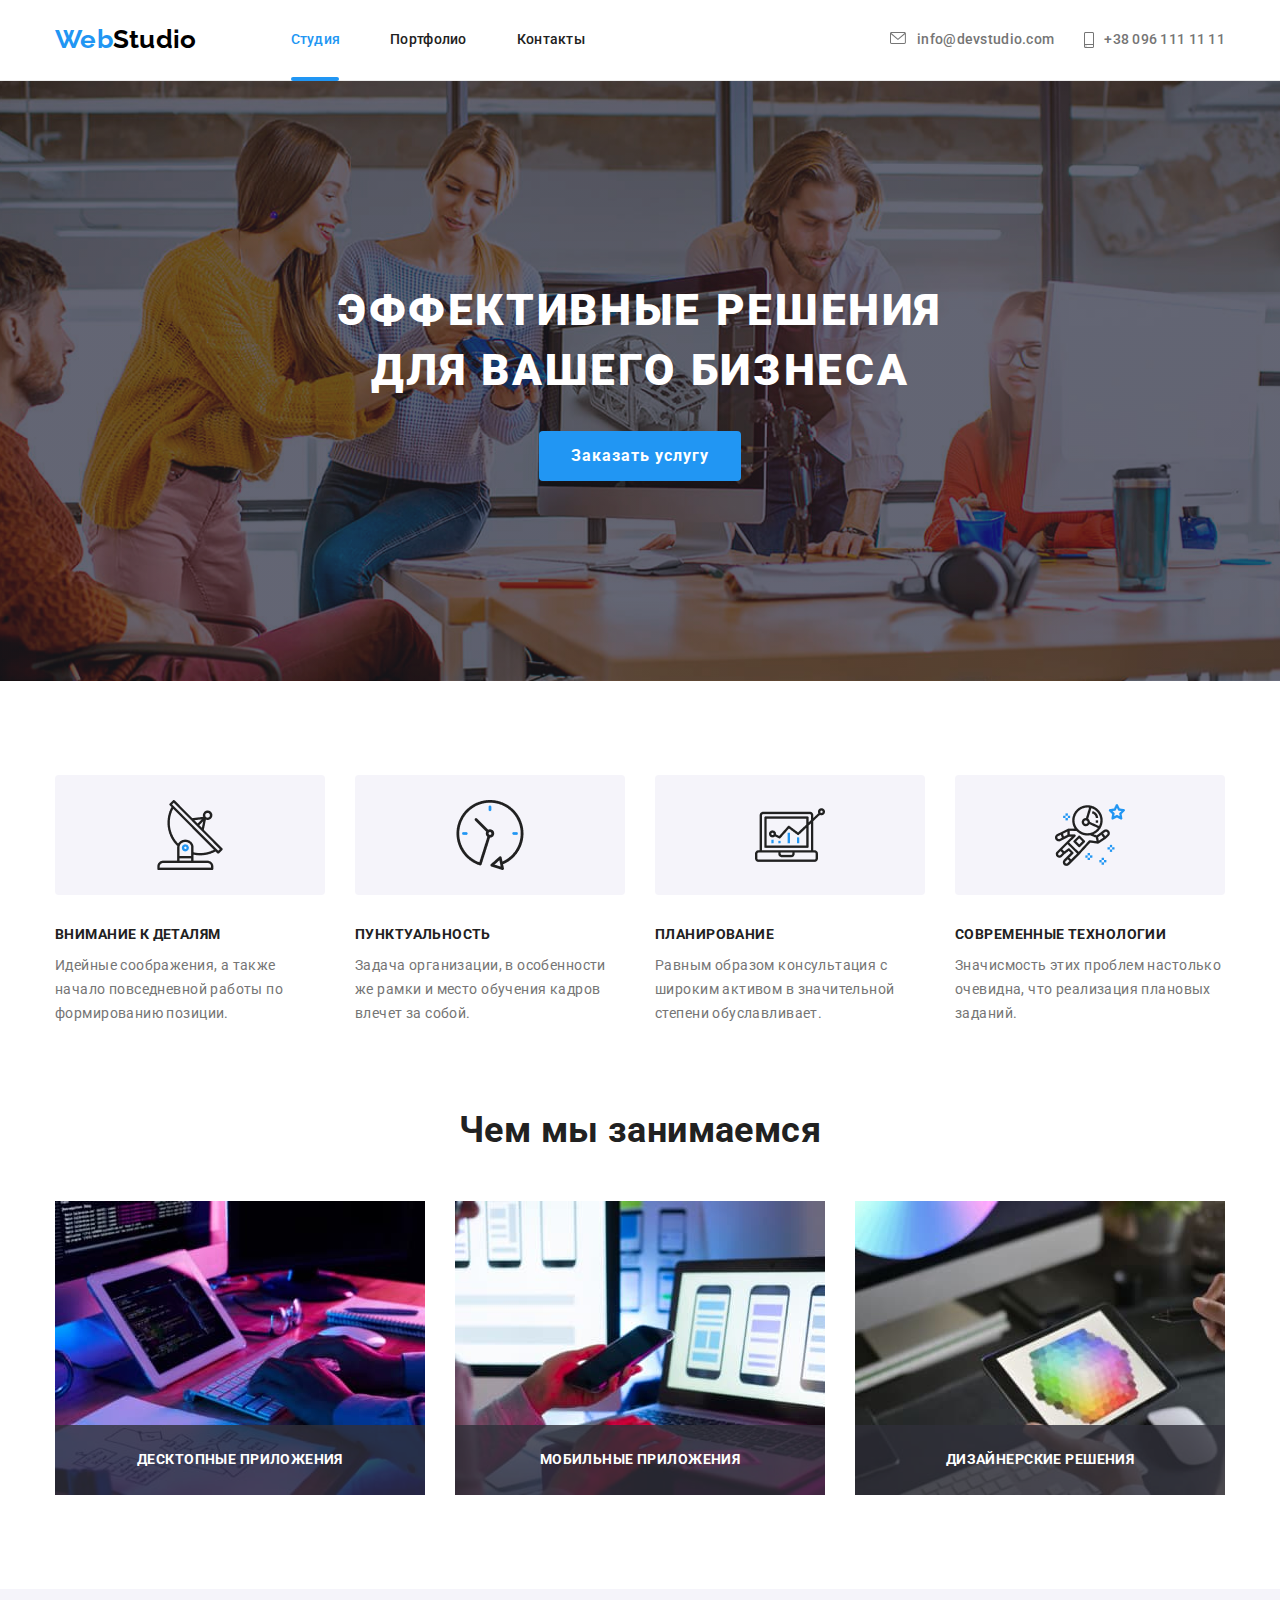
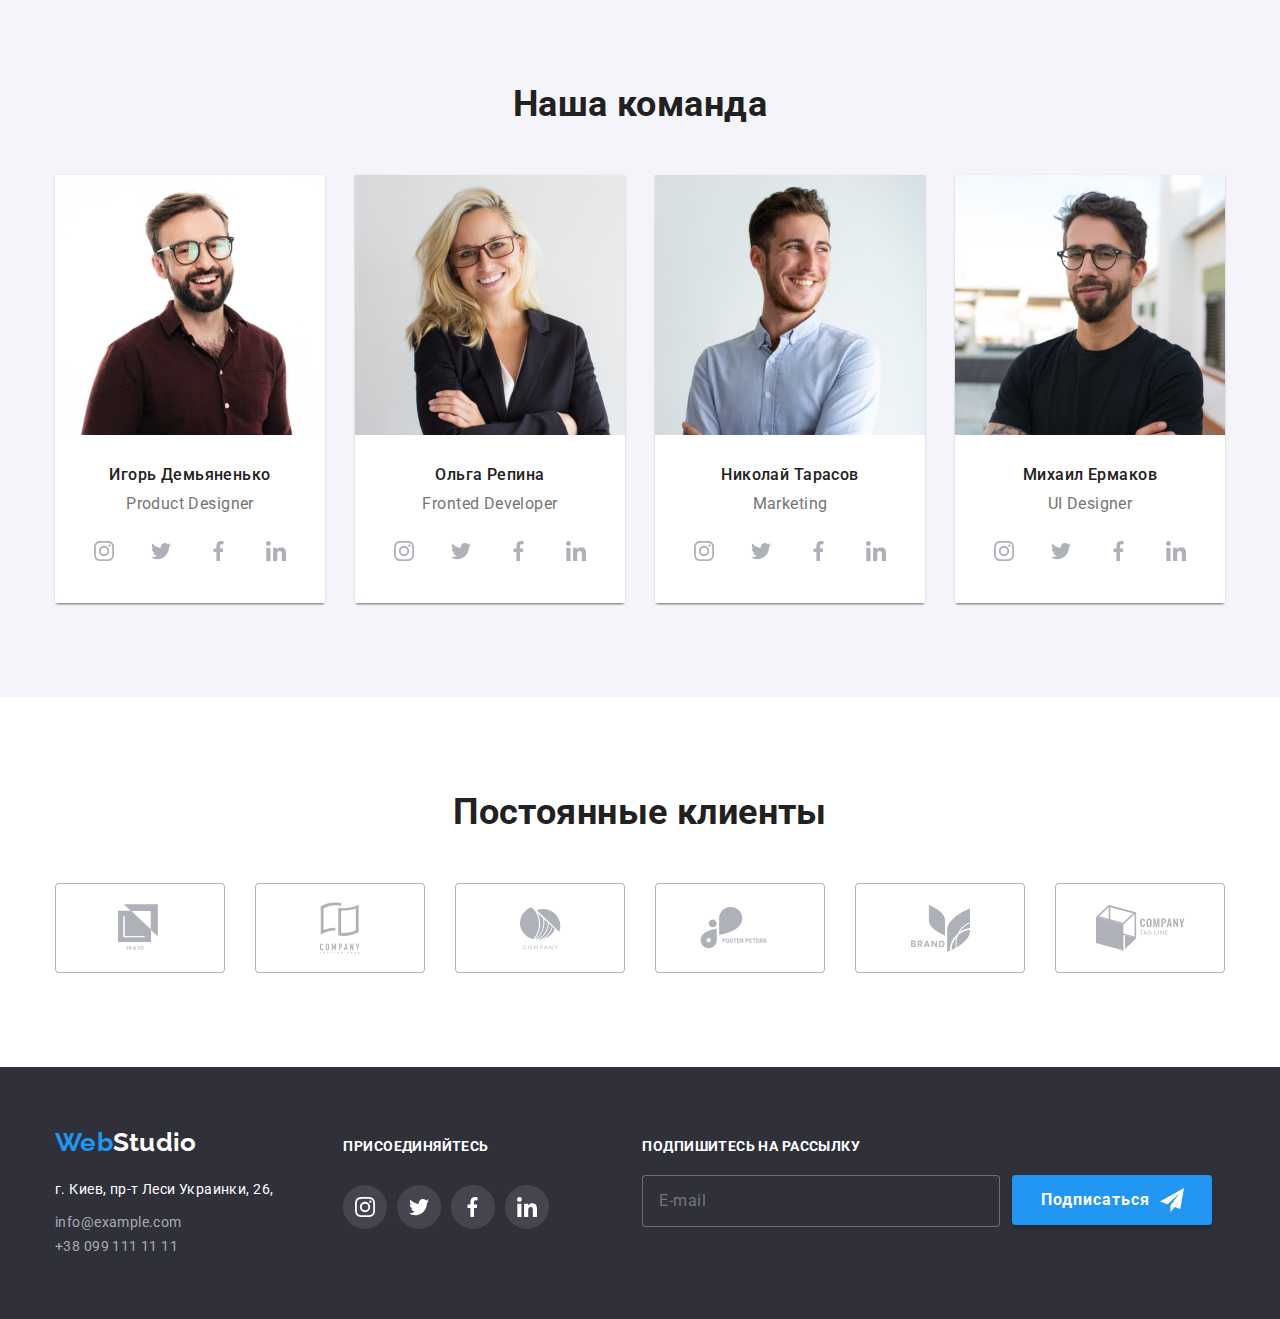
<file: index.html>
<!DOCTYPE html>
<html lang="ru">
  <head>
    <meta charset="UTF-8" />
    <meta http-equiv="X-UA-Compatible" content="IE=edge" />
    <meta name="viewport" content="width=device-width, initial-scale=1.0" />
    <title>WebStudio</title>
    <link rel="preconnect" href="https://fonts.gstatic.com" />
    <link
      href="https://fonts.googleapis.com/css2?family=Raleway:wght@700&family=Roboto:wght@400;500;700;900&display=swap"
      rel="stylesheet"
    />
    <link
      href="https://cdnjs.cloudflare.com/ajax/libs/modern-normalize/1.0.0/modern-normalize.min.css"
      rel="stylesheet"
    />
    <link rel="stylesheet" href="./css/main.min.css">

    <!-- <link rel="stylesheet" href="./css/style.css" /> -->
  </head>

  <body>
    <header class="head">
      <div class="container main-nav">
        <nav class="main-nav__nav">
          <a href="index.html" class="main-nav__link">
            <span class="main-nav__link-web">Web</span
            ><span class="main-nav__link-studio">Studio</span></a
          >
          <ul class="site-nav">
            <li class="site-nav__item">
              <a href="./index.html" class="site-nav__link decor current">Студия</a>
            </li>
            <li class="site-nav__item">
              <a href="./portfolio.html" class="site-nav__link">Портфолио</a>
            </li>
            <li class="site-nav__item"><a href="" class="site-nav__link">Контакты</a></li>
          </ul>
        </nav>
        <ul class="connection">
          <li class="connection__item">
            <a href="mailto:info@devstudio.com" class="connection__mail"
              ><svg class="connection__icon-mail" width="16" height="12">
                <use href="./img/icons.svg#icon-mail"></use></svg
              >info@devstudio.com
            </a>
          </li>
          <li class="connection__item">
            <a href="tel:+380961111111" class="connection__tel">
              <svg class="connection__icon-tel" width="10" height="16">
                <use href="./img/icons.svg#icon-tel"></use>
              </svg>
              +38 096 111 11 11</a
            >
          </li>
        </ul>
      </div>
    </header>

    <main>
      <section class="section decision hero-foto">
        <div>
          <h1 class="hero-foto__titel animation-traslate">Эффективные решения для вашего бизнеса</h1>
          <button type="button" class="button hero-foto__primary" data-modal-open>
            Заказать услугу
          </button>
        </div>
      </section>

      <section class="section qualities">
        <h2 class="visually-hidden">Наши положительные качества</h2>

        <div class="container">
          <ul class="quality">
            <li class="quality__punct">
              <div class="quality__image-box sputnic">
              </div>
              <h3 class="quality__title">Внимание к деталям</h3>
              <p class="quality__text">
                Идейные соображения, а также начало повседневной работы по
                формированию позиции.
              </p>
            </li>
            <li class="quality__punct">
              <div class="quality__image-box time">
              </div>
              <h3 class="quality__title">Пунктуальность</h3>
              <p class="quality__text">
                Задача организации, в особенности же рамки и место обучения
                кадров влечет за собой.
              </p>
            </li>
            <li class="quality__punct">
              <div class="quality__image-box computer">
              </div>
              <h3 class="quality__title">Планирование</h3>
              <p class="quality__text">
                Равным образом консультация с широким активом в значительной
                степени обуславливает.
              </p>
            </li>
            <li class="quality__punct">
              <div class="quality__image-box astronaut">
              </div>
              <h3 class="quality__title">Современные технологии</h3>
              <p class="quality__text">
                Значисмость этих проблем настолько очевидна, что реализация
                плановых заданий.
              </p>
            </li>
          </ul>
        </div>
      </section>
      <section class="section gallery">
        <div class="container">
          <h2 class="ability">Чем мы занимаемся</h2>
          <ul class="ability-list">
            <li class="ability-list__img">
              <div class="ability-list__label">
                <div class="ability-list__item">
                  <p class="ability-list__text">Десктопные приложения</p>
                </div>
                <img
                  src="./img/picture1.jpg"
                  width="370"
                  height="294"
                  alt="worck with computer"
                />
              </div>
            </li>
            <li class="ability-list__img">
              <div class="ability-list__label">
                <div class="ability-list__item">
                  <p class="ability-list__text">Мобильные приложения</p>
                </div>
                <img
                  src="./img/picture2.jpg"
                  width="370"
                  height="294"
                  alt="hand with phone"
                />
              </div>
            </li>
            <li class="ability-list__img">
              <div class="ability-list__label">
                <div class="ability-list__item">
                  <p class="ability-list__text">Дизайнерские решения</p>
                </div>
                <img
                  src="./img/picture3.jpg"
                  width="370"
                  height="294"
                  alt="picture with computer"
                />
              </div>
            </li>
          </ul>
        </div>
      </section>
      <section class="section teem">
        <div class="container">
          <h2 class="comunity">Наша команда</h2>
          <ul class="teem-list">
            <li class="teem-list__member">
              <div>
                <img
                  src="./img/igor.jpg"
                  width="270"
                  height="260"
                  alt="Игорь Демьяненько"
                />
              </div>
              <div class="teem-list__person">
                <p class="teem-list__name">Игорь Демьяненько</p>
                <p class="teem-list__profession">Product Designer</p>
                <ul class="list social-icons">
                  <li class="social-icons__item">
                    <a
                      href=""
                      aria-label="Intagram"
                      class="social-icons__link"
                      target="_blank"
                      rel="noopener norefferer"
                    >
                      <svg class="social-icons__icon">
                        <use href="./img/icons.svg#icon-instagram"></use>
                      </svg>
                    </a>
                  </li>
                  <li class="social-icons__item">
                    <a
                      href=""
                      aria-label="Twitter"
                      class="social-icons__link"
                      target="_blank"
                      rel="noopener norefferer"
                    >
                      <svg class="social-icons__icon">
                        <use href="./img/icons.svg#icon-twitter"></use>
                      </svg>
                    </a>
                  </li>
                  <li class="social-icons__item">
                    <a
                      href=""
                      aria-label="Facebook"
                      class="social-icons__link"
                      target="_blank"
                      rel="noopener norefferer"
                    >
                      <svg class="social-icons__icon">
                        <use href="./img/icons.svg#icon-fb"></use>
                      </svg>
                    </a>
                  </li>
                  <li class="social-icons__item">
                    <a
                      href=""
                      aria-label="Linkedin"
                      class="social-icons__link"
                      target="_blank"
                      rel="noopener norefferer"
                    >
                      <svg class="social-icons__icon">
                        <use href="./img/icons.svg#icon-linkedin"></use>
                      </svg>
                    </a>
                  </li>
                </ul>
              </div>
            </li>
            <li class="teem-list__member">
              <div>
                <img
                  src="./img/olga.jpg"
                  width="270"
                  height="260"
                  alt="Ольга Репина"
                />
              </div>
              <div class="teem-list__person">
                <p class="teem-list__name">Ольга Репина</p>
                <p class="teem-list__profession">Fronted Developer</p>
                <ul class="list social-icons">
                  <li class="social-icons__item">
                    <a
                      href=""
                      aria-label="Intagram"
                      class="social-icons__link"
                      target="_blank"
                      rel="noopener norefferer"
                    >
                      <svg class="social-icons__icon">
                        <use href="./img/icons.svg#icon-instagram"></use>
                      </svg>
                    </a>
                  </li>
                  <li class="social-icons__item">
                    <a
                      href=""
                      aria-label="Twitter"
                      class="social-icons__link"
                      target="_blank"
                      rel="noopener norefferer"
                    >
                      <svg class="social-icons__icon">
                        <use href="./img/icons.svg#icon-twitter"></use>
                      </svg>
                    </a>
                  </li>
                  <li class="social-icons__item">
                    <a
                      href=""
                      aria-label="Facebook"
                      class="social-icons__link"
                      target="_blank"
                      rel="noopener norefferer"
                    >
                      <svg class="social-icons__icon">
                        <use href="./img/icons.svg#icon-fb"></use>
                      </svg>
                    </a>
                  </li>
                  <li class="social-icons__item">
                    <a
                      href=""
                      aria-label="Linkedin"
                      class="social-icons__link"
                      target="_blank"
                      rel="noopener norefferer"
                    >
                      <svg class="social-icons__icon">
                        <use href="./img/icons.svg#icon-linkedin"></use>
                      </svg>
                    </a>
                  </li>
                </ul>
              </div>
            </li>

            <li class="teem-list__member">
              <div>
                <img
                  src="./img/kolya.jpg"
                  width="270"
                  height="260"
                  alt="Николай Тарасов"
                />
              </div>
              <div class="teem-list__person">
                <p class="teem-list__name">Николай Тарасов</p>
                <p class="teem-list__profession">Marketing</p>
                <ul class="list social-icons">
                  <li class="social-icons__item">
                    <a
                      href=""
                      aria-label="Intagram"
                      class="social-icons__link"
                      target="_blank"
                      rel="noopener norefferer"
                    >
                      <svg class="social-icons__icon">
                        <use href="./img/icons.svg#icon-instagram"></use>
                      </svg>
                    </a>
                  </li>
                  <li class="social-icons__item">
                    <a
                      href=""
                      aria-label="Twitter"
                      class="social-icons__link"
                      target="_blank"
                      rel="noopener norefferer"
                    >
                      <svg class="social-icons__icon">
                        <use href="./img/icons.svg#icon-twitter"></use>
                      </svg>
                    </a>
                  </li>
                  <li class="social-icons__item">
                    <a
                      href=""
                      aria-label="Facebook"
                      class="social-icons__link"
                      target="_blank"
                      rel="noopener norefferer"
                    >
                      <svg class="social-icons__icon">
                        <use href="./img/icons.svg#icon-fb"></use>
                      </svg>
                    </a>
                  </li>
                  <li class="social-icons__item">
                    <a
                      href=""
                      aria-label="Linkedin"
                      class="social-icons__link"
                      target="_blank"
                      rel="noopener norefferer"
                    >
                      <svg class="social-icons__icon">
                        <use href="./img/icons.svg#icon-linkedin"></use>
                      </svg>
                    </a>
                  </li>
                </ul>
              </div>
            </li>

            <li class="teem-list__member">
              <img
                  src="./img/misha.jpg"
                  width="270"
                  height="260"
                  alt="Михаил Ермаков"
                />
             

              <div class="teem-list__person">
                <p class="teem-list__name">Михаил Ермаков</p>
                <p class="teem-list__profession">UI Designer</p>
                <ul class="list social-icons">
                  <li class="social-icons__item">
                    <a
                      href=""
                      aria-label="Intagram"
                      class="social-icons__link"
                      target="_blank"
                      rel="noopener norefferer"
                    >
                      <svg class="social-icons__icon">
                        <use href="./img/icons.svg#icon-instagram"></use>
                      </svg>
                    </a>
                  </li>
                  <li class="social-icons__item">
                    <a
                      href=""
                      aria-label="Twitter"
                      class="social-icons__link"
                      target="_blank"
                      rel="noopener norefferer"
                    >
                      <svg class="social-icons__icon">
                        <use href="./img/icons.svg#icon-twitter"></use>
                      </svg>
                    </a>
                  </li>
                  <li class="social-icons__item">
                    <a
                      href=""
                      aria-label="Facebook"
                      class="social-icons__link"
                      target="_blank"
                      rel="noopener norefferer"
                    >
                      <svg class="social-icons__icon">
                        <use href="./img/icons.svg#icon-fb"></use>
                      </svg>
                    </a>
                  </li>
                  <li class="social-icons__item">
                    <a
                      href=""
                      aria-label="Linkedin"
                      class="social-icons__link"
                      target="_blank"
                      rel="noopener norefferer"
                    >
                      <svg class="social-icons__icon">
                        <use href="./img/icons.svg#icon-linkedin"></use>
                      </svg>
                    </a>
                  </li>
                </ul>
              </div>
            </li>
          </ul>
        </div>
      </section>
      <section class="section clients">
        <div class="container">
          <h3 class="clients-titel">Постоянные клиенты</h3>
          <ul class="clients-list">
            <li class="clients-list__item">
              <a href="" class="clients-list__thumb">
                <svg class="clients-list__icon" width="44" height="49">
                  <use href="./img/icons.svg#icon-logo1"></use>
                </svg>
              </a>
            </li>
            <li class="clients-list__item">
              <a href="" class="clients-list__thumb">
                <svg class="clients-list__icon" width="40" height="52">
                  <use href="./img/icons.svg#icon-logo2"></use>
                </svg>
              </a>
            </li>
            <li class="clients-list__item">
              <a href="" class="clients-list__thumb">
                <svg class="clients-list__icon" width="41" height="43">
                  <use href="./img/icons.svg#icon-logo3"></use>
                </svg>
              </a>
            </li>
            <li class="clients-list__item">
              <a href="" class="clients-list__thumb">
                <svg class="clients-list__icon" width="80" height="42">
                  <use href="./img/icons.svg#icon-logo4"></use>
                </svg>
              </a>
            </li>
            <li class="clients-list__item">
              <a href="" class="clients-list__thumb">
                <svg class="clients-list__icon" width="59" height="47">
                  <use href="./img/icons.svg#icon-logo5"></use>
                </svg>
              </a>
            </li>
            <li class="clients-list__item">
              <a href="" class="clients-list__thumb">
                <svg class="clients-list__icon" width="89" height="46">
                  <use
                    href="./img/icons.svg#icon-logo6"
                    width="89"
                    height="46"
                  ></use>
                </svg>
              </a>
            </li>
          </ul>
        </div>
      </section>
    </main>

    <footer class="footer-block">
      <div class="container">
        <div class="container-adress">
          <a href="index.html" class="footer-link"
            ><span class="footer-link__link-web">Web</span
            ><span class="footer-link__studio-link">Studio</span></a
          >
          <address class="footer-adress">
            <a href="https://goo.gl/maps/t3vYdP8dUAn3NgiE9" class="footer-location"
              >г. Киев, пр-т Леси Украинки, 26,</a
            >
            <ul class="footer-list">
              <li>
                <a href="mailto:info@example.com" class="footer-list__mail"
                  >info@example.com</a
                >
              </li>
              <li>
                <a href="tel:+380991111111" class="footer-list__tel"
                  >+38 099 111 11 11</a 
                >
              </li>
            </ul>
          </address>
        </div>

        <div class="footer-tale">
          <p class="footer-titel">присоединяйтесь</p>
          <ul class="footer-social">
            <li class="footer-social__item">
              <a
                href=""
                aria-label="Instagram"
                target="_blank"
                rel="noopener norefferer"
                class="footer-social__link"
              >
                <svg class="footer-social__icon">
                  <use href="./img/icons.svg#icon-instagram"></use>
                </svg>
              </a>
            </li>
            <li class="footer-social__item">
              <a
                href=""
                aria-label="Twitter"
                target="_blank"
                rel="noopener norefferer"
                class="footer-social__link"
              >
                <svg class="footer-social__icon">
                  <use href="./img/icons.svg#icon-twitter"></use>
                </svg>
              </a>
            </li>
            <li class="footer-social__item">
              <a
                href=""
                aria-label="Facebook"
                target="_blank"
                rel="noopener norefferer"
                class="footer-social__link"
              >
                <svg class="footer-social__icon">
                  <use href="./img/icons.svg#icon-fb"></use>
                </svg>
              </a>
            </li>
            <li class="footer-social__item">
              <a
                href=""
                aria-label="Linkedin"
                target="_blank"
                rel="noopener norefferer"
                class="footer-social__link"
              >
                <svg class="footer-social__icon">
                  <use href="./img/icons.svg#icon-linkedin"></use>
                </svg>
              </a>
            </li>
          </ul>
        </div>

        <div class="subscription">
          <form class="subscription-form">
            <p class="subscription-form__titel">Подпишитесь на рассылку</p>
            <div class="subscription-form__label">
              <label class="subscription-form__email">
                <input
                  class="subscription-form__email-type"
                  type="email"
                  name="email"
                  placeholder="E-mail"
                />
              </label>

              <button type="button" class="subscription-form__button">
                Подписаться
                <svg class="subscription-form__icon" width="24" height="24">
                  <use href="./img/icons.svg#icon-send"></use>
                </svg>
              </button>
            </div>
          </form>
        </div>
      </div>
    </footer>

    <div class="backdrop is-hidden" data-modal>
      <div class="modal">
        <h2 class="modal-titel">Оставьте свои данные, мы вам перезвоним</h2>
        <form class="modal-form js-speaker-form" autocomplete="off">
          <div class="modal-form__field">
            <label>
              <span class="modal-form__name">Имя</span>
              <input
                type="text"
                name="name_lastname"
                class="modal-form__input"
                autofocus
                required
              />
              <svg class="modal-form__icon">
                <use href="./img/icons.svg#icon-person"></use>
              </svg>
            </label>
          </div>
          <div class="modal-form__field">
            <label>
              <span class="modal-form__name">Телефон</span>
              <input
                type="tel"
                name="tel"
                class="modal-form__input"
                placeholder=""
                required
              />
              <svg class="modal-form__icon">
                <use href="./img/icons.svg#icon-phone-modal"></use>
              </svg>
            </label>
          </div>
          <div class="modal-form__field">
            <label>
              <span class="modal-form__name">Почта</span>
              <input
                type="email"
                name="email"
                class="modal-form__input"
                placeholder=""
                required
              />
              <svg class="modal-form__icon">
                <use href="./img/icons.svg#icon-email-modal"></use>
              </svg>
            </label>
          </div>
          <div class="modal-form__field comments">
            <label>
              <span class="modal-form__name">Комментарий</span>
              <textarea name="comment" rows="5" placeholder="Введите текст" class="modal-form__textarea"></textarea>
            </label>
          </div>

          <div class="check-label">
            <label class="checkbox">
              <input class="checkbox__input" type="checkbox" name="checkbox" />
              <span class="checkbox__box"></span>
              <span class="checkbox__text"
                >Соглашаюсь с рассылкой и принимаю</span
              ><a class="checkbox__link" href="">Условия договора</a>
            </label>
          </div>
          <button type="submit">Отправить</button>
        </form>

        <button class="checkbox__icon-x" data-modal-close>
          <svg class="checkbox__icon-close" width="18" height="18">
            <use href="./img/icons.svg#icon-close"></use>
          </svg>
        </button>
        <script src="./js/modal.js"></script>
        <script>
          (() => {
            document
              .querySelector(".js-speaker-form")
              .addEventListener("submit", (e) => {
                e.preventDefault();

                new FormData(e.currentTarget).forEach((value, name) =>
                  console.log(`${name}: ${value}`)
                );
              });
          })();
        </script>
      </div>
    </div>
  </body>
</html>
</file>
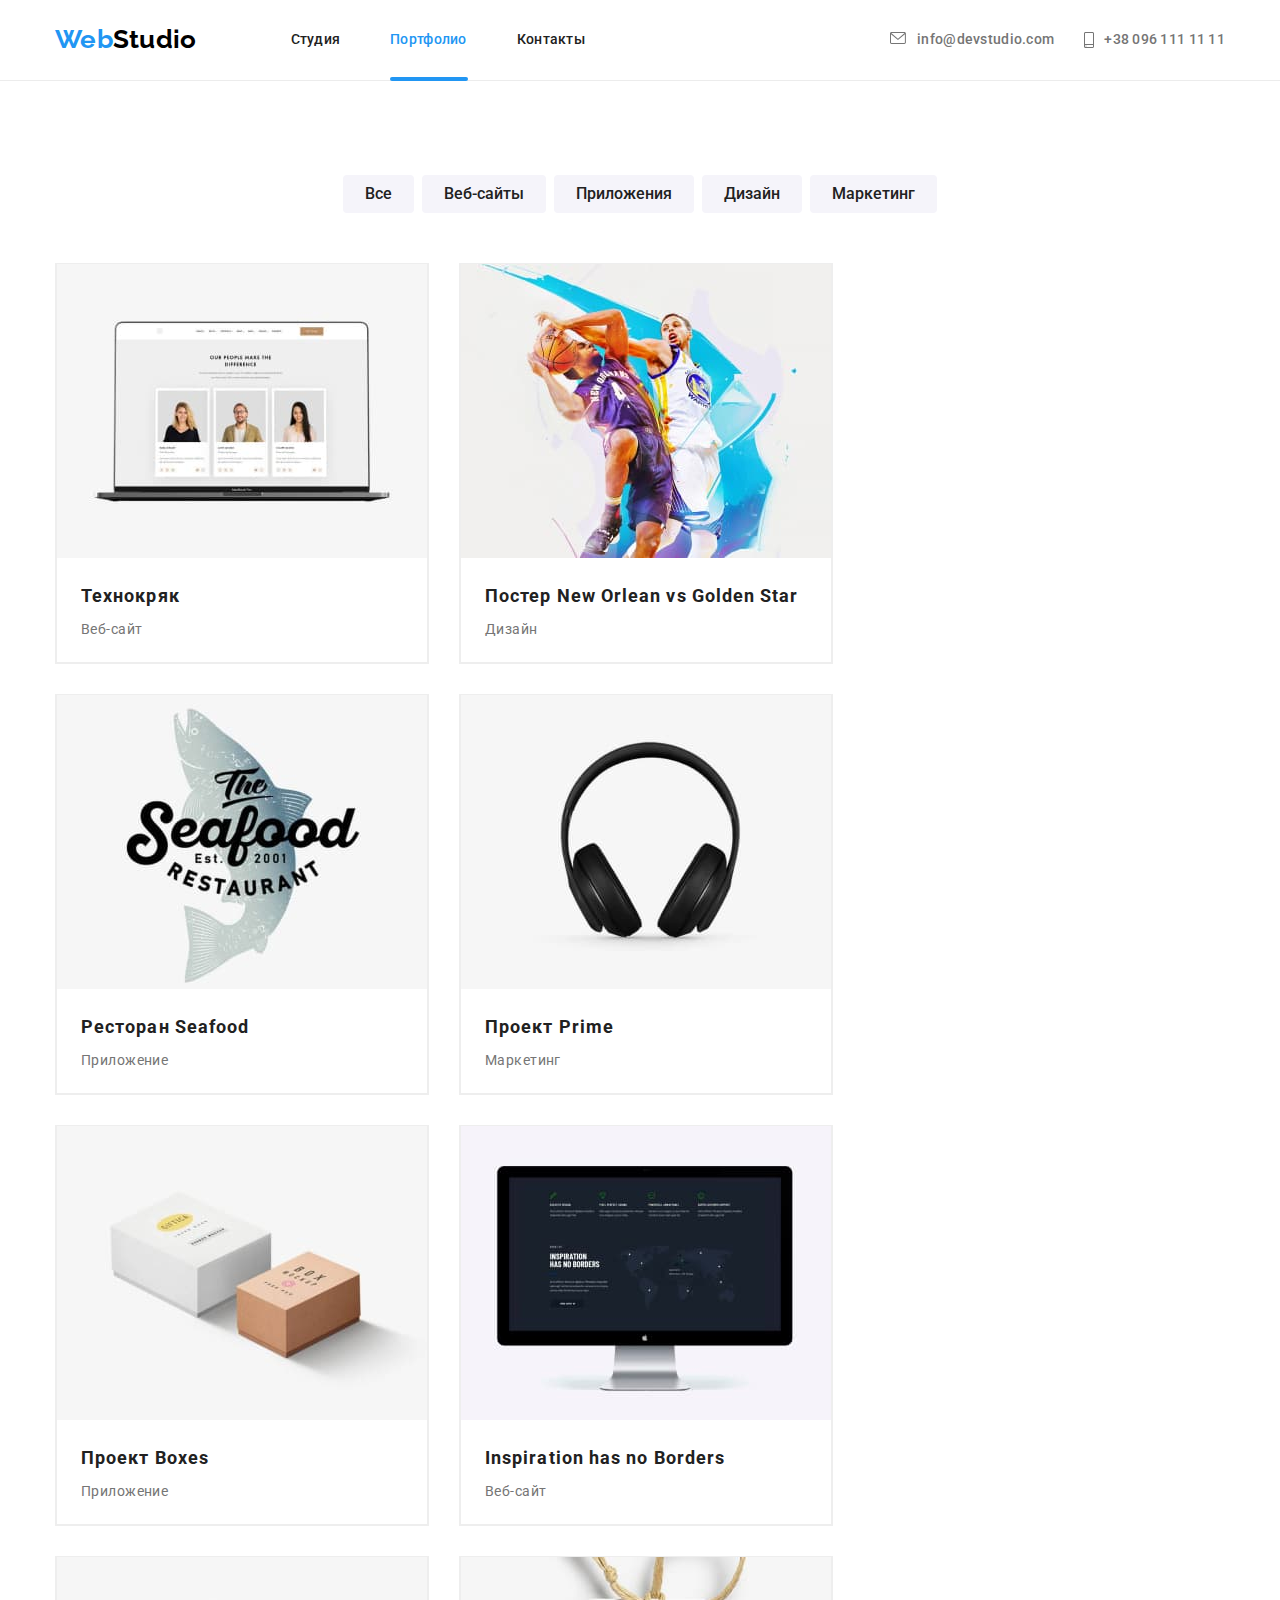
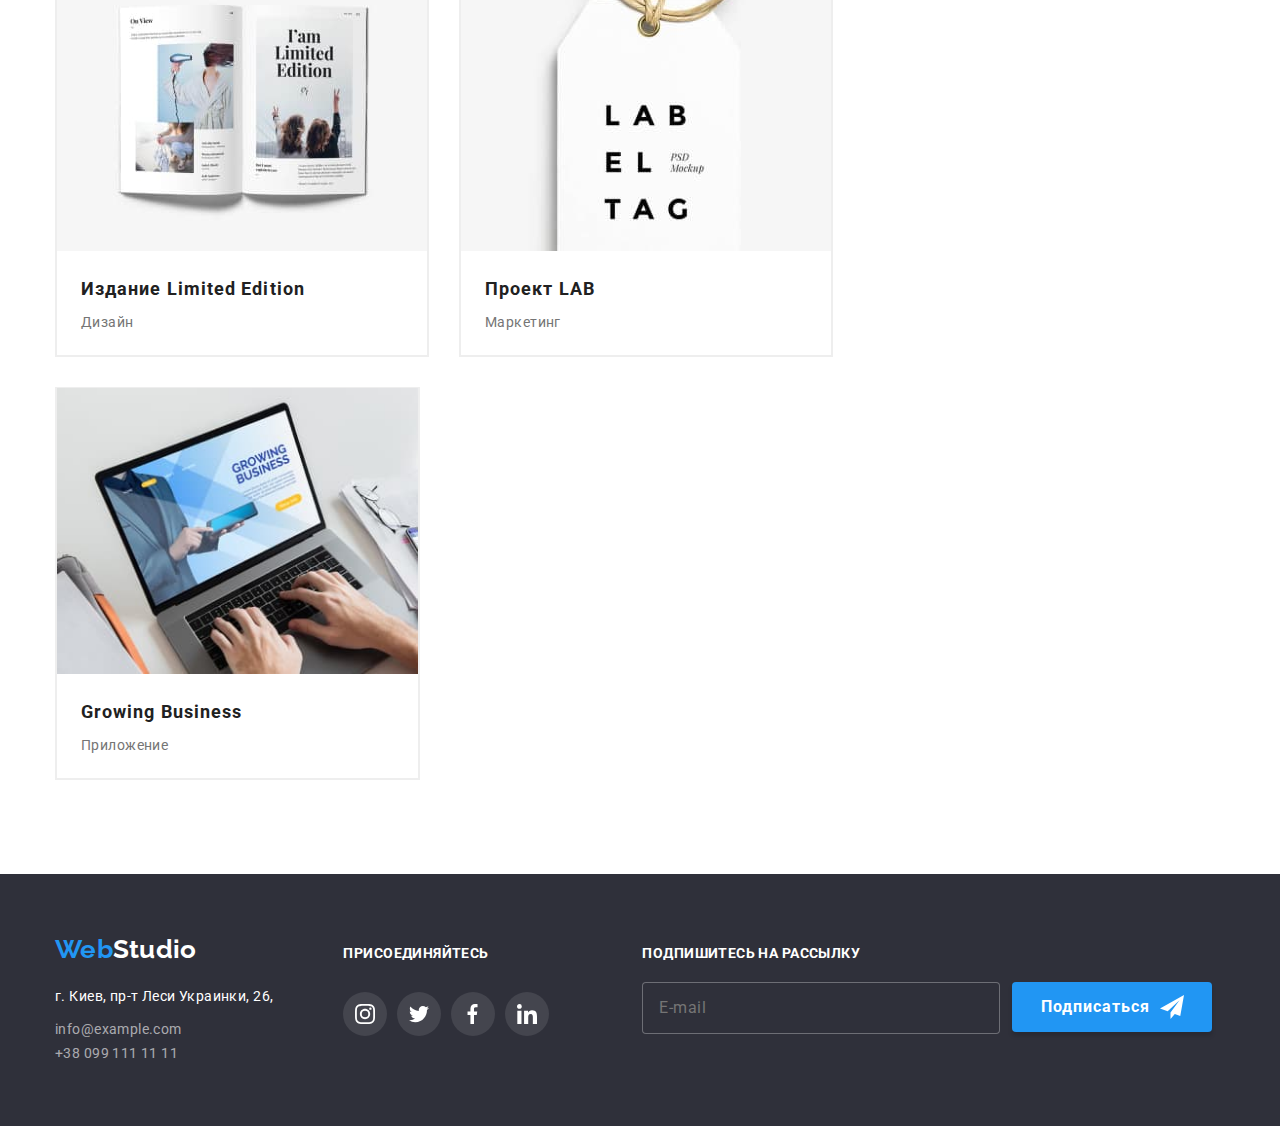
<file: portfolio.html>
<!DOCTYPE html>
<html lang="ru">
  <head>
    <meta charset="UTF-8" />
    <meta http-equiv="X-UA-Compatible" grid__content="IE=edge" />
    <meta name="viewport" grid__content="width=device-width, initial-scale=1.0" />
    <title>Porfolio</title>
    <link rel="preconnect" href="https://fonts.gstatic.com" />
    <link
      href="https://fonts.googleapis.com/css2?family=Raleway:wght@700&family=Roboto:wght@400;500;700;900&display=swap"
      rel="stylesheet"
    />
    <link
      href="https://cdnjs.cloudflare.com/ajax/libs/modern-normalize/1.0.0/modern-normalize.min.css"
      rel="stylesheet"
    />
    <link rel="stylesheet" href="./css/main.min.css">
    <!-- <link rel="stylesheet" href="./css/style.css" /> -->
  </head>
  <body>
    <!--шапка-->
    <header class="head">
      <div class="container main-nav">
        <nav class="main-nav__nav">
          <a href="index.html" class="main-nav__link">
            <span class="main-nav__link-web">Web</span
            ><span class="main-nav__link-studio">Studio</span></a
          >
          <ul class="site-nav">
            <li class="site-nav__item">
              <a href="./index.html" class="site-nav__link">Студия</a>
            </li>
            <li class="site-nav__item">
              <a href="./portfolio.html" class="site-nav__link decor-portfolio current">Портфолио</a>
            </li>
            <li class="site-nav__item"><a href="" class="site-nav__link">Контакты</a></li>
          </ul>
        </nav>
        <ul class="connection">
          <li class="connection__item">
            <a href="mailto:info@devstudio.com" class="connection__mail"
              ><svg class="connection__icon-mail" width="16" height="12">
                <use href="./img/icons.svg#icon-mail"></use></svg
              >info@devstudio.com
            </a>
          </li>
          <li class="connection__item">
            <a href="tel:+380961111111" class="connection__tel">
              <svg class="connection__icon-tel" width="10" height="16">
                <use href="./img/icons.svg#icon-tel"></use>
              </svg>
              +38 096 111 11 11</a
            >
          </li>
        </ul>
      </div>
    </header>

    <main>
      <!--Услуги-->
      <section class=" section portfolio">
        <div class="container buttons">
          <h1 class="visually-hidden">Перечень услуг</h1>
          <ul class="portfolio-list">
            <li class="portfolio-list__portfolio-button">
              <button type="button" class="portfolio-list__button secondary">Все</button>
            </li>
            <li class="portfolio-list__portfolio-button">
              <button type="button" class="portfolio-list__button secondary">Веб-сайты</button>
            </li>
            <li class="portfolio-list__portfolio-button">
              <button type="button" class="portfolio-list__button secondary">Приложения</button>
            </li>
            <li class="portfolio-list__portfolio-button">
              <button type="button" class="portfolio-list__button secondary">Дизайн</button>
            </li>
            <li class="portfolio-list__portfolio-button">
              <button type="button" class="portfolio-list__button secondary">Маркетинг</button>
            </li>
          </ul>

          <h1 class="visually-hidden">Портфолио работ</h1>
          <ul class="grid">
            <li class="grid__img">
              <article class="grid__product">
                <div class="grid__thumb">
                  <a  href="">
                    
                  <div class="grid__overlay">
                  <p class="grid__magic-text">Технокряк это современная площадка распространения коронавируса. Компании используют эту платформу для цифрового шпионажа и атак на защищённые сервера конкурентов.</p>
                </div>
                
                    <img
                      src="./img_portfolio/img.jpg"
                      width="370"
                      height="294"
                      alt="Технокряк"
                    />
                  </div>   
                <div class="grid__content">
                  <h2 class="grid__title">Технокряк</h2>
                  <p class="grid__text">Веб-сайт</p>
                </div>
                </a>
                
              </article>
            </li>

            <li class="grid__img">
              <article class="grid__product magic">
                <div class="grid__thumb">
                  <a href="">
                    <div class="grid__overlay">
                    <p class="grid__magic-text">Технокряк это современная площадка распространения коронавируса. Компании используют эту платформу для цифрового шпионажа и атак на защищённые сервера конкурентов.</p>
                  </div>
                  
                    <img
                      src="./img_portfolio/Group1.jpg"
                      width="370"
                      height="294"
                      alt="Постер New Orlean vs Golden Star"
                  />
                </div>

                <div class="grid__content">
                  <h2 class="grid__title">
                    Постер New Orlean vs Golden Star
                  </h2>
                  <p class="grid__text">Дизайн</p>
                </div>
              </a>
              </article>
            </li>

            <li class="grid__img">
              <article class="grid__product magic">
                <div class="grid__thumb">
                  <a href=""
                    >
                  <div class="grid__overlay">
                    <p class="grid__magic-text">Технокряк это современная площадка распространения коронавируса. Компании используют эту платформу для цифрового шпионажа и атак на защищённые сервера конкурентов.</p>
                  </div>
                  <img
                      src="./img_portfolio/Group2.jpg"
                      width="370"
                      height="294"
                      alt="Ресторан Seafood"
                  />
                </div>

                <div class="grid__content">
                  <h2 class="grid__title">Ресторан Seafood</h2>
                  <p class="grid__text">Приложение</p>
                </div>
              </a>
              </article>
            </li>

            <li class="grid__img">
              <article class="grid__product magic">
                <div class="grid__thumb">
                  <a href=""
                    >
                  <div class="grid__overlay">
                    <p class="grid__magic-text">Технокряк это современная площадка распространения коронавируса. Компании используют эту платформу для цифрового шпионажа и атак на защищённые сервера конкурентов.</p>
                  </div>
                  <img
                      src="./img_portfolio/Group3.jpg"
                      width="370"
                      height="294"
                      alt="Проект Prime"
                  />
                </div>

                <div class="grid__content">
                  <h2 class="grid__title">Проект Prime</h2>
                  <p class="grid__text">Маркетинг</p>
                </div>
              </a>
              </article>
            </li>

            <li class="grid__img">
              <article class="grid__product magic">
                <div class="grid__thumb">
                  <a href=""
                    >
                  <div class="grid__overlay">
                    <p class="grid__magic-text">Технокряк это современная площадка распространения коронавируса. Компании используют эту платформу для цифрового шпионажа и атак на защищённые сервера конкурентов.</p>
                  </div>
                  <img
                      src="./img_portfolio/Group4.jpg"
                      width="370"
                      height="294"
                      alt="Проект Boxes"
                  />
                </div>

                <div class="grid__content">
                  <h2 class="grid__title">Проект Boxes</h2>
                  <p class="grid__text">Приложение</p>
                </div>
              </a>
              </article>
            </li>

            <li class="grid__img">
              <article class="grid__product magic">
                <div class="grid__thumb">
                  <a href=""
                    >
                  <div class="grid__overlay">
                    <p class="grid__magic-text">Технокряк это современная площадка распространения коронавируса. Компании используют эту платформу для цифрового шпионажа и атак на защищённые сервера конкурентов.</p>
                  </div>
                  <img
                      src="./img_portfolio/Group5.jpg"
                      width="370"
                      height="294"
                      alt="Inspiration has no Borders"
                  />
                </div>

                <div class="grid__content">
                  <h2 class="grid__title">Inspiration has no Borders</h2>
                  <p class="grid__text">Веб-сайт</p>
                </div>
              </a>
              </article>
            </li>

            <li class="grid__img">
              <article class="grid__product magic">
                <div class="grid__thumb">
                  <a href=""
                    >
                  <div class="grid__overlay">
                    <p class="grid__magic-text">Технокряк это современная площадка распространения коронавируса. Компании используют эту платформу для цифрового шпионажа и атак на защищённые сервера конкурентов.</p>
                  </div>
                  <img
                      src="./img_portfolio/Group6.jpg"
                      width="370"
                      height="294"
                      alt="Издание Limited Edition"
                  />
                </div>

                <div class="grid__content">
                  <h2 class="grid__title">Издание Limited Edition</h2>
                  <p class="grid__text">Дизайн</p>
                </div>
              </a>
              </article>
            </li>

            <li class="grid__img">
              <article class="grid__product magic">
                <div class="grid__thumb">
                  <a href=""
                    >
                  <div class="grid__overlay">
                    <p class="grid__magic-text">Технокряк это современная площадка распространения коронавируса. Компании используют эту платформу для цифрового шпионажа и атак на защищённые сервера конкурентов.</p>
                  </div>
                  <img
                      src="./img_portfolio/Group7.jpg"
                      width="370"
                      height="294"
                      alt="Проект LAB"
                  />
                </div>

                <div class="grid__content">
                  <h2 class="grid__title">Проект LAB</h2>
                  <p class="grid__text">Маркетинг</p>
                </div>
              </a>
              </article>
            </li>

            <li class="grid__img">
              <article class="grid__product magic">
                <div class="grid__thumb">
                  <a href=""
                    >
                  <div class="grid__overlay">
                    <p class="grid__magic-text">Технокряк это современная площадка распространения коронавируса. Компании используют эту платформу для цифрового шпионажа и атак на защищённые сервера конкурентов.</p>
                  </div>
                  <img
                      src="./img_portfolio/Group8.jpg"
                      width="361"
                      height="294"
                      alt="Growing Busines"
                  />
                </div>

                <div class="grid__content">
                  <h2 class="grid__title">Growing Business</h2>
                  <p class="grid__text">Приложение</p>
                </div>
              </a>
              </article>
            </li>
          </ul>
        </div>
      </section>
    </main>

    <!--Подвал-->
    <footer class="footer-block">
      <div class="container">
        <div class="container-adress">
          <a href="index.html" class="footer-link"
            ><span class="footer-link__link-web">Web</span
            ><span class="footer-link__studio-link">Studio</span></a
          >
          <address class="footer-adress">
            <a href="https://goo.gl/maps/t3vYdP8dUAn3NgiE9" class="footer-location"
              >г. Киев, пр-т Леси Украинки, 26,</a
            >
            <ul class="footer-list">
              <li>
                <a href="mailto:info@example.com" class="footer-list__mail"
                  >info@example.com</a
                >
              </li>
              <li>
                <a href="tel:+380991111111" class="footer-list__tel"
                  >+38 099 111 11 11</a
                >
              </li>
            </ul>
          </address>
        </div>

        <div class="footer-tale">
          <p class="footer-titel">присоединяйтесь</p>
          <ul class="footer-social">
            <li class="footer-social__item">
              <a
                href=""
                aria-label="Instagram"
                target="_blank"
                rel="noopener norefferer"
                class="footer-social__link"
              >
                <svg class="footer-social__icon">
                  <use href="./img/icons.svg#icon-instagram"></use>
                </svg>
              </a>
            </li>
            <li class="footer-social__item">
              <a
                href=""
                aria-label="Twitter"
                target="_blank"
                rel="noopener norefferer"
                class="footer-social__link"
              >
                <svg class="footer-social__icon">
                  <use href="./img/icons.svg#icon-twitter"></use>
                </svg>
              </a>
            </li>
            <li class="footer-social__item">
              <a
                href=""
                aria-label="Facebook"
                target="_blank"
                rel="noopener norefferer"
                class="footer-social__link"
              >
                <svg class="footer-social__icon">
                  <use href="./img/icons.svg#icon-fb"></use>
                </svg>
              </a>
            </li>
            <li class="footer-social__item">
              <a
                href=""
                aria-label="Linkedin"
                target="_blank"
                rel="noopener norefferer"
                class="footer-social__link"
              >
                <svg class="footer-social__icon">
                  <use href="./img/icons.svg#icon-linkedin"></use>
                </svg>
              </a>
            </li>
          </ul>
        </div>

        <div class="subscription">
          <form class="subscription-form">
            <p class="subscription-form__titel">Подпишитесь на рассылку</p>
            <div class="subscription-form__label">
              <label class="subscription-form__email">
                <input
                  class="subscription-form__email-type"
                  type="email"
                  name="email"
                  placeholder="E-mail"
                />
              </label>

              <button type="button" class="subscription-form__button">
                Подписаться
                <svg class="subscription-form__icon" width="24" height="24">
                  <use href="./img/icons.svg#icon-send"></use>
                </svg>
              </button>
            </div>
          </form>
        </div>
      </div>
    </footer>
  </body>
</html>
</file>
<file: css/style.css>
/*основной цвет: #757575 */
/*вторичный цвет: #212121 */
/*акцент: #2196f3 */
/*белый: #fff */
/*основной цвет фона: #e5e5e5 */
/*вторичный цвет фона: #F5F4FA */
/*цвет логотипа: #000 */
/* фон секции героя: #2F303A */
/* цвет граниы хедера: #ECECEC */
/* цвет рамочки подписи в порфолио: #EEEEEE */
/* прозрачный цвет фона: #C4C4C4 */
/* цвет иконок шапки: #757575 */
/* фон иконок: #F5F4FA */
/* цвет иконок: #AFB1B8 */
/* фон для новой задачи */

/* :root {
  --primary-text-color: #757575;
  --title-text-color: #212121;
  --accent-color: #2196f3;
  --primary-white-color: #fff;
  --primary-bg-color: #e5e5e5;
  --secondary-bg-color: #f5f4fa;
  --logo-color: #000;
  --hero-bg-color: #2f303a;
  --header-border-color: #ececec;
  --portfolio-border-color: #eeeeee;
  --hero-bg-alfa-color: #c4c4c4;
  --icon-color-header: #757575;
  --icon-bg-color: #f5f4fa;
  --icon-color: #afb1b8;
  --bg-hero-second: #c4c4c4;
} */

/* основные */

/* html {
  box-sizing: inherit;
}

*,
*::before,
*::after {
  box-sizing: border-box;
}

body {
  font-family: "Roboto", sans-serif;
  font-weight: 400;
  font-size: 14px;
  line-height: 1.71;
  letter-spacing: 0.03em;
  color: var(--primary-text-color);
}

ul {
  margin: 0;
  padding: 0;
  list-style: none;
}

a {
  text-decoration: none;
}

h1,
h2,
h3,
p {
  margin: 0;
  padding: 0;
}

img {
  display: block;
  max-width: 100%;
  height: auto;
}

.container {
  width: 1200px;
  margin-left: auto;
  margin-right: auto;
  padding-left: 15px;
  padding-right: 15px;
  
}

.section {
  padding-bottom: 94px;
  padding-top: 94px;
}

.button {
  font-weight: 700;
  font-size: 16px;
  line-height: 1.87;
  letter-spacing: 0.06em;
  color: var(--primary-white-color);
  background-color: var(--accent-color);
  cursor: pointer;
} */



/* :hover & :focus */

/* .site-item a:hover,
.site-item a:focus,
.site-nav a:hover,
.site-nav a:focus,
.footer-adress :hover,
.footer-adress :focus,
.footer-link a:hover,
.footer-link a:focus,
.footer-list a:hover,
.footer-list a:focus {
  color: var(--accent-color);
  fill: currentColor;
} */

/* шапка */
/* 
.head {
  border-bottom: 1px solid var(--header-border-color);
  background-color: var(--primary-white-color);
}

.main-nav {
  display: flex;
  align-items: center;
}

.main-nav__nav {
  display: flex;
}

.main-nav__link-web {
  font-family: "Raleway", sans-serif;
  font-weight: 700;
  font-size: 26px;
  line-height: 1.19;
  color: var(--accent-color);
}

.main-nav__link-studio {
  font-family: "Raleway", sans-serif;
  font-weight: 700;
  font-size: 26px;
  line-height: 1.19;
  color: var(--logo-color);
}


.main-nav__link {
  color: inherit;
  font-weight: 500;
  line-height: 1.14;
  letter-spacing: 0.02em;
  color: var(--title-text-color);
  display: inline-block;
  padding: 24px 0;
  margin-right: 94px;
} */

  /* site-nav */
 
/* 
.site-nav {
  display: flex;
  align-items: center;
}

.site-nav .current {
  color: var(--accent-color);
  position: relative;
}

.site-nav__item .site-nav__link {
  padding-left: 0;
}

.decor::after {
  display: block;
  content: "";
  width: 48px;
  height: 4px;
  border-radius: 2px;
  background-color: currentColor;
  position: absolute;
  top: 77px;
}

.site-nav__item {
  align-items: center;
  display: inline-flex;
}

.site-nav__link {
  padding: 32px 0;
  color: inherit;
  font-weight: 500;
  line-height: 1.14;
  letter-spacing: 0.02em;
  color: var(--title-text-color);
  transition-duration: 250ms;
  transition-timing-function: cubic-bezier(0.4, 0, 0.2, 1);
}

.site-nav .site-nav__item + .site-nav__item {
  margin-left: 50px;
}

.site-nav__item a:hover,
.site-nav__item a:focus{
  color: var(--accent-color);
  fill: currentColor;
} */


/* connection */

/* .connection {
  display: inline-flex;
  margin-left: auto;
  align-items: center;
}

.connection__item {
  align-items: center;
  display: inline-flex;
  
}

.connection :hover .connection__icon-mail,
.connection :focus .connection__icon-mail,
.connection :hover .connection__icon-tel,
.connection :focus .connection__icon-tel,
.connection__item a:hover,
.connection__item a:focus {
  color: var(--accent-color);
  fill: currentColor;
}

.connection__mail,
.connection__tel {
  font-weight: 500;
  line-height: 1.14;
  letter-spacing: 0.02em;
  color: var(--primary-text-color);
  display: flex;
  transition-duration: 250ms;
  transition-timing-function: cubic-bezier(0.4, 0, 0.2, 1);
}

.connection__icon-mail {
  margin-right: 11px;
  fill: var(--icon-color-header);
  justify-content: center;
  transition-duration: 250ms;
  transition-timing-function: cubic-bezier(0.4, 0, 0.2, 1);
}

.connection__icon-tel {
  margin-left: 30px;
  margin-right: 10px;
  fill: var(--icon-color-header);
  justify-content: center;
  transition-duration: 250ms;
  transition-timing-function: cubic-bezier(0.4, 0, 0.2, 1);
} */




/* герой */

/* .decision {
  margin: auto;
  text-align: center;
  padding-bottom: 200px;
  padding-top: 200px;
  max-width: 1600px;
}

.hero-foto {
  background-image: linear-gradient(
      rgba(47, 48, 58, 0.4),
      rgba(47, 48, 58, 0.4)
    ),
    url(../img/hero.png);
  background-repeat: no-repeat;
  background-position: center;
  background-size: cover;
  background-color: var(--bg-hero-second);
}

.hero-foto__titel {
  font-size: 44px;
  line-height: 1.36;
  letter-spacing: 0.06em;
  text-transform: uppercase;
  color: var(--primary-white-color);
  font-weight: 900;
  margin-bottom: 30px;
  max-width: 696px;
  margin-left: auto;
  margin-right: auto;
}

.hero-foto__primary {
  display: inline-block;
  border-radius: 4px;
  min-width: 200px;
  padding: 10px 32px;
  border: none;
} */

/* Наши положительные качества*/

/* .visually-hidden {
  position: absolute !important;
  clip: rect(1px 1px 1px 1px);
  clip: rect(1px, 1px, 1px, 1px);
  padding: 0 !important;
  border: 0 !important;
  height: 1px !important;
  width: 1px !important;
  overflow: hidden;
}

.qualities {
  padding-bottom: 0px;
}  */

/* .punct-image {
  width: 70px;
  height: 70px;
} */

/* quality */

 /* .quality {
  padding: 0;
  margin: 0;

  display: flex;
  flex-wrap: wrap;

  margin-right: -30px;
}

.quality > .quality__punct {
  flex-basis: calc(100% / 4 - 30px);
  margin-right: 30px;
}

.quality__image-box {
  margin-bottom: 30px;
  width: 270px;
  height: 120px;
  background-color: var(--icon-bg-color);
  border-radius: 4px;
}

.astronaut,
.computer,
.time,
.sputnic {
  background-repeat: no-repeat;
  background-position: center;
}

.sputnic {
  background-image: url(../img/sputnic.png);
}
.time {
  background-image: url(../img/time.png);
}

.computer {
  background-image: url(../img/computer.png);
}

.astronaut {
  background-image: url(../img/astronaut.png);
}

.quality__title {
  font-weight: 700;
  font-size: 14px;
  line-height: 1.4;
  text-transform: uppercase;
  color: var(--title-text-color);
  padding-top: 0;
  padding-bottom: 10px;
}

.quality__text {
  margin: 0;
  padding: 0;
} */

/* Чем мы занимаемся */

/* .gallery {
  padding-top: 83px;
} */

/* ability-list */

/* .ability-list {
  padding: 0;
  margin: 0;

  display: flex;
  flex-wrap: nowrap;
}

.ability-list__img:not(:last-child) {
  margin-right: 30px;
}

.ability-list__label {
  position: relative;
}

.ability-list__item {
  display: inline-flex;
  width: 370px;
  height: 70px;
  background-color: rgba(47, 48, 58, 0.8);
  position: absolute;
  top: 224px;
  justify-content: center;
  align-items: center;
}

.ability-list__text {
  font-weight: 700;
  font-size: 14px;
  line-height: 1.14;
  text-align: center;
  text-transform: uppercase;
  color: var(--primary-white-color);
} */

/* Наша команда */

/* .ability,
.comunity {
  font-weight: 700;
  font-size: 36px;
  line-height: 1.17;
  text-align: center;
  color: var(--title-text-color);
  margin-bottom: 50px;
  padding-top: 0;
}

.teem {
  background-color: var(--secondary-bg-color);
} */

/* teem-list */

/* .teem-list {
  padding: 0;
  margin: 0;

  display: flex;
  flex-wrap: wrap;

  margin-right: -30px;
}

.teem-list > .teem-list__member {
  flex-basis: calc(100% / 4 - 30px);
  margin-right: 30px;
}

.teem-list__member {
  box-shadow: 0px 1px 3px rgba(0, 0, 0, 0.12), 0px 1px 1px rgba(0, 0, 0, 0.14),
    0px 2px 1px rgba(0, 0, 0, 0.2);
  border-radius: 0px 0px 4px 4px;
}

.teem-list__person {
  background-color: var(--primary-white-color);
  padding-top: 30px;
  padding-bottom: 30px;
  text-align: center;
}

.teem-list__name {
  font-weight: 500;
  font-size: 16px;
  line-height: 1.19;
  color: var(--title-text-color);
  padding-bottom: 10px;
}

.teem-list__profession {
  font-size: 16px;
  line-height: 1.19;
  text-align: center;
  padding-bottom: 16px;
} */

/* social-icons */

/* .social-icons__item {
  display: inline-flex;
}
.social-icons .social-icons__icon {
  width: 20px;
  height: 20px;
  fill: var(--icon-color);
  transition-duration: 250ms;
  transition-timing-function: cubic-bezier(0.4, 0, 0.2, 1);
}

.social-icons__link {
  display: flex;
  width: 44px;
  height: 44px;
  justify-content: center;
  align-items: center;
  border-radius: 50%;
  background-color: var(--primary-white-color);
  transition-duration: 250ms;
  transition-timing-function: cubic-bezier(0.4, 0, 0.2, 1);
}

.social-icons__item:not(:last-child) {
  margin-right: 10px;
}

.social-icons__link:hover,
.social-icons__link:focus {
  background-color: var(--accent-color);
  border: 50%;
}

.social-icons__link:hover .social-icons__icon,
.social-icons__link:focus .social-icons__icon {
  fill: var(--primary-white-color);
} */

/* Клиенты */

/* .clients {
  padding-bottom: 94px;
  padding-top: 94px;
}

.clients-titel {
  font-weight: 700;
  font-size: 36px;
  line-height: 1.17;
  text-align: center;
  color: var(--title-text-color);
  margin-bottom: 50px;
}

/* clients-list */

/*.clients-list {
  margin: 0;
  padding: 0;
  display: flex;
  flex-wrap: wrap;
  margin-top: -30px;
  margin-left: -30px;
}

.clients-list__thumb {
  display: flex;
  justify-content: center;
  align-items: center;
  border: 1px solid var(--icon-color);
  border-radius: 4px;
  height: 90px;
  width: 170px;
  color: var(--icon-color);
  transition-duration: 250ms;
  transition-timing-function: cubic-bezier(0.4, 0, 0.2, 1);
}

.clients-list__icon {
  display: flex;
  fill: currentColor;
}

.clients-list > .clients-list__item {
  flex-basis: calc(100% / 6-30px);
  margin-top: 30px;
  margin-left: 30px;
}

.clients-list__item a:hover,
.clients-list__item a:focus {
  color: var(--accent-color);
  border: 1px solid var(--accent-color);
} */

/* подвал */

/* footer {
  background-color: var(--hero-bg-color);
}

.footer-link__studio-link {
  font-family: "Raleway", sans-serif;
  font-weight: 700;
  font-size: 26px;
  line-height: 1.19;
  color: var(--primary-white-color);
}

.container-adress {
  margin: 0;
  padding: 0;
  margin-right: 70px;
}

.footer-location {
  display: block;
  font-style: normal;
  color: var(--primary-white-color);
  font-weight: 400;
  margin-bottom: 9px;
  transition-duration: 250ms;
  transition-timing-function: cubic-bezier(0.4, 0, 0.2, 1);
}

/* footer-list */

/*.footer-list {
  padding-left: 0;
}

.footer-lis__mail {
  width: 231px;
  margin-bottom: 9px;
}

.footer-list__mail,
.footer-list__tel {
  font-style: normal;
  color: rgba(255, 255, 255, 0.6);
  display: list-item;
  transition-duration: 250ms;
  transition-timing-function: cubic-bezier(0.4, 0, 0.2, 1);
}

.footer-list a:hover,
.footer-list a:focus {
  color: var(--accent-color);
  fill: currentColor;
} */


/* .container-item {
  display: inline-flex;
  flex-wrap: nowrap;
} */


/*.footer-block .container {
  padding-bottom: 60px;
  padding-top: 60px;
  display: flex;
}

.footer-tale {
  padding-top: 12px;
  margin-right: 93px;
}

.footer-link {
  color: inherit;
  font-weight: 500;
  line-height: 1.14;
  letter-spacing: 0.02em;
  color: var(--title-text-color);
  margin-bottom: 20px;
  display: inline-block;
}



.footer-adress :hover,
.footer-adress :focus,
.footer-link a:hover,
.footer-link a:focus,
.footer-list a:hover,
.footer-list a:focus {
  color: var(--accent-color);
  fill: currentColor;
}  */

/* присоединяйтесь */

/* иконки соц сетей в футeре */

/* footer-social */

/* .footer-social__link .footer-social__icon {
  width: 20px;
  height: 20px;
  fill: var(--icon-color);
  transition-duration: 250ms;
  transition-timing-function: cubic-bezier(0.4, 0, 0.2, 1);
}

.footer-social__link {
  display: flex;
  width: 44px;
  height: 44px;
  justify-content: center;
  align-items: center;
  border-radius: 50%;
  background-color: rgba(255, 255, 255, 0.1);
  transition-duration: 250ms;
  transition-timing-function: cubic-bezier(0.4, 0, 0.2, 1);
}

.footer-social__item:not(:last-child) {
  margin-right: 10px;
}

.footer-social__link:hover,
.footer-social__link:focus {
  background-color: var(--accent-color);
  border: 50%;
}

.footer-social__link:hover .footer-social__icon,
.footer-social__link:focus .footer-social__icon {
  fill: var(--primary-white-color);
}

.footer-social__item .footer-social__icon {
  fill: var(--primary-white-color);
}

.footer-social {
  display: flex;
}

.footer-titel {
  font-weight: 700;
  font-size: 14px;
  line-height: 1.14;
  letter-spacing: 0.03em;
  text-transform: uppercase;
  color: var(--primary-white-color);
  margin-bottom: 30px;
} */



/* Подписывайтесь */

/* .subscription {
  padding-top: 12px;
  margin: 0;
} */

/* subscription-form */

/* .subscription-form__titel {
  font-weight: 700;
  font-size: 14px;
  line-height: 1.14;
  text-transform: uppercase;
  margin-bottom: 20px;
  color: var(--primary-white-color);
}

.subscription-form__label {
  display: flex;
}

.subscription-form__email-type {
  padding: 15px 0px 15px 16px;
  width: 358px;

  font-size: 16px;
  line-height: 1.25;

  letter-spacing: 0.03em;
  margin-right: 12px;

  background-color: var(--hero-bg-color);
  border: 1px solid rgba(255, 255, 255, 0.3);
  box-shadow: drop-shadow(0px 4px 4px rgba(0, 0, 0, 0.15));
  border-radius: 4px;
  color: rgba(255, 255, 255, 0.6);
}

.subscription-form__button {
  padding: 0;
  margin: 0;
  width: 200px;
  height: 50px;

  font-weight: 700;
  font-size: 16px;
  line-height: 1.87px;
  letter-spacing: 0.06em;

  display: inline-flex;
  align-items: center;
  justify-content: center;

  color: var(--primary-white-color);
  background-color: var(--accent-color);
  box-shadow: 0px 4px 4px rgba(0, 0, 0, 0.15);
  border-radius: 4px;
  border: none;
}

.subscription-form__button > .subscription-form__icon {
  margin-left: 10px;
  fill: var(--primary-white-color);
} */

/*  модальное окно */

/* .backdrop {
  position: fixed;
  top: 0%;
  left: 0%;
  width: 100%;
  height: 100%;
  transition-duration: 250ms;
  transition-timing-function: cubic-bezier(0.4, 0, 0.2, 1);
  background-color: rgba(0, 0, 0, 0.1);
  /* z-index: 1; */
/* }

.backdrop.is-hidden {
  visibility: none;
  opacity: 0;
  pointer-events: none;
}

form {
  margin: 0;
  padding: 0;
}

.modal {
  position: absolute;
  top: 50%;
  left: 50%;
  transform: translate(-50%, -50%);

  min-width: 528px;
  min-height: 581px; */
  /* padding: 15px; */

  /* background-color: var(--primary-white-color);
  border-radius: 4px;
  border: 1px solid rgba(0, 0, 0, 0.1);
}

.modal-titel {
  font-weight: 700;
  font-size: 20px;
  line-height: 1.115;
  text-align: center;
  color: var(--title-text-color);
  margin-bottom: 12px;
  margin-top: 40px;
} */

/* modal */

/*.modal-form {
  width: 100%;
  height: 100%;
  padding-left: 41px;
  padding-bottom: 40px;
  padding-right: 39px;

  /* outline: 1px solid purple; */
/*}*/

/*.modal-form__field {
  font-size: 12px;
  line-height: 1.17;
  letter-spacing: 0.01em;
  color: var(--icon-color-header);
  border: none;

  position: relative;
  display: flex;
  flex-direction: column;
  margin-bottom: 10px;
  cursor: pointer;
}


.modal-form__field input {
  width: 438px;
  height: 40px;
  margin: 0;
  padding: 11px 12px 11px 42px;
  border: 1px solid rgba(33, 33, 33, 0.2);
  border-radius: 4px;
}

.modal-form__field textarea::placeholder {
  letter-spacing: 0.01em;*/
  /* padding-top: 12px;
  padding-left: 16px; */
  /*color: rgba(117, 117, 117, 0.5);
}

.modal-form__field textarea {
  width: 438px;
  height: 120px;
  border: 1px solid rgba(33, 33, 33, 0.2);
  border-radius: 4px;
  padding-top: 12px;
  padding-left: 16px;
}


.modal-form__name {
  display: flex;
  margin-bottom: 4px;
}

.modal-form__input {
  border: 1px solid rgba(33, 33, 33, 0.2);
  border-radius: 4px;
  transition-duration: 250ms;
  transition-timing-function: cubic-bezier(0.4, 0, 0.2, 1);
  
}*/
/*
.modal-form__icon {
  position: absolute;
  top: 50%;
  left: 12px;
  /* transform: translateY(-30%); */
  /* width: 18px; 
  height: 18px;
  transition: fill 250ms cubic-bezier(0.4, 0, 0.2, 1);
  cursor: pointer;
}


.modal-form__field .comments {
  margin-bottom: 20px;
}

.modal-form__textarea {
  resize: none;
}




.modal-form__textarea:focus + .modal-form__icon,
.modal-form__textarea:not(:placeholder-shown) + .modal-form__icon {
  appearance: none;
}

.modal-form__textarea:focus,
.modal-form__textarea:hover,
.modal-form__input:focus,
.modal-form__input:hover {
  border: 1px solid var(--accent-color);
}

.modal-form__icon:hover,
.modal-form__icon:focus,
.modal-form__input:focus ~ .modal-form__icon,
.modal-form__input:hover ~ .modal-form__icon {
 fill: var(--accent-color);
} */


/* .last-field {
  display: flex;
  flex-direction: column;
} */

/* .modal__item {
  font-size: 12px;
  line-height: 1.17;
  letter-spacing: 0.01em;
  color: var(--icon-color-header);
  margin-bottom: 4px;
} */

/* .modal__list {
  display: flex;
  flex-direction: column;
} */

/* checkbox */

/* .checkbox__input {
  position: absolute !important;
  clip: rect(1px 1px 1px 1px);
  clip: rect(1px, 1px, 1px, 1px);
  padding: 0 !important;
  border: 0 !important;
  height: 1px !important;
  width: 1px !important;
  overflow: hidden;
}

.check-label {
  margin-bottom: 30px;
}

.checkbox__box {
  display: inline-block;
  justify-content: center;
  width: 16px;
  height: 15px;
  border: 1.5px solid var(--title-text-color);
  background-color: var(--primary-white-color);
  border-radius: 2px;
  margin-right: 9px;
  transition: background-color 250ms cubic-bezier(0.4, 0, 0.2, 1);
}

.checkbox__input:checked + .checkbox__box {
  background-color: var(--accent-color);
  border-color: var(--accent-color);
  background-image: url(../img/vector.svg);
  background-repeat: no-repeat;
  background-position: 50% 50%;
  background-size: contain;
  background-origin: border-box;
}

.checkbox__link {
  color: var(--accent-color);
  text-decoration: underline;
  margin-left: 6px;
}

form button {
  margin: auto;
  width: 200px;
  height: 50px;
  background-color: var(--accent-color);

  font-weight: 700;
  font-size: 16px;
  line-height: 1.87;
  letter-spacing: 0.06em;

  display: flex;
  justify-content: center;
  align-items: center;
  border: none;
  box-shadow: 0px 1px 3px rgba(0, 0, 0, 0.12), 0px 1px 1px rgba(0, 0, 0, 0.14), 0px 2px 1px rgba(0, 0, 0, 0.2);
  border-radius: 4px;

  color: var(--primary-white-color);
}

.checkbox__icon-x {
  position: absolute;
  left: 490px;
  top: 8px;
  border-radius: 50%;

  width: 30px;
  height: 30px;

  display: inline-flex;
  align-items: center;
  justify-content: center;

  background-color: var(--primary-white-color);
  border: 1px solid rgba(0, 0, 0, 0.1);

  transition-duration: 250ms;
  transition-timing-function: cubic-bezier(0.4, 0, 0.2, 1);
}

.checkbox__icon-x:hover,
.checkbox__icon-x:focus {
  fill: var(--accent-color);
}

.checkbox__icon-x .checkbox__icon-close {
  display: flex;
  justify-content: center;
  text-align: center;
  cursor: pointer;
} */


/* Портфолио */

/* .decor-portfolio::after {
  display: block;
  content: "";
  width: 78px;
  height: 4px;
  position: absolute;
  top: 77px;
  border-radius: 2px;
  background-color: currentColor;
} */

/* portfolio-list */

/* .portfolio-list {
  margin: 0;
  display: flex;
  margin-bottom: 50px;
  justify-content: center;
}

.portfolio-list__portfolio-button:not(:last-child) {
  padding-right: 8px;
}
.secondary {
  padding: 6px 22px;
}

.portfolio-list__button {
  font-weight: 500;
  font-size: 16px;
  line-height: 1.62;
  color: var(--title-text-color);
  background-color: var(--secondary-bg-color);
  cursor: pointer;
  border-style: none;
  border-radius: 4px;
  transition-duration: 250ms;
  transition-timing-function: cubic-bezier(0.4, 0, 0.2, 1);
}

.portfolio-list__button:focus,
.portfolio-list__button:hover {
  background-color: var(--accent-color);
  color: var(--primary-white-color);
  box-shadow: 0px 1px 1px rgba(0, 0, 0, 0.12), 0px 4px 4px rgba(0, 0, 0, 0.06),
    1px 4px 6px rgba(0, 0, 0, 0.16);
}


.portfolio-gallery__text {
  font-size: 16px;
  line-height: 1.88;
} */

/* portfolio-gallery */

/* .grid {
  margin: 0;
  padding: 0;

  display: flex;
  flex-wrap: wrap;

  margin-top: -30px;
  margin-right: -30px;
}

.grid > .grid__img {
  flex-basis: calc((100%-3 * 30px) / 3 - 30px);
  margin-top: 30px;
  margin-right: 30px;
}

.grid__img:hover,
.grid__img:focus {
  cursor: pointer;
  box-shadow: 0px 1px 1px rgba(0, 0, 0, 0.12), 0px 4px 4px rgba(0, 0, 0, 0.06),
    1px 4px 6px rgba(0, 0, 0, 0.16);
  /* outline: 1px solid purple; */
/*}

.grid__img {
  border: 1px solid var(--portfolio-border-color);
  transition-duration: 250ms;
  transition-timing-function: cubic-bezier(0.4, 0, 0.2, 1);
}


.grid__product {
  border-left: 1px solid var(--portfolio-border-color);
  border-right: 1px solid var(--portfolio-border-color);
  border-bottom: 1px solid var(--portfolio-border-color);
}

.grid__thumb {
  position: relative;
  overflow: hidden;
  
}

.grid__overlay {
  content: "";
  position: absolute;
  top: 0;
  left: 0;

  width: 100%;
  height: 100%;

  background-color: rgba(33, 150, 243, 0.9);

  transform: translateY(100%);

  transition-duration: 250ms;
  transition-timing-function: cubic-bezier(0.4, 0, 0.2, 1);
} */

/* .magic {
  transition: background-color 250ms cubic-bezier(0.4, 0, 0.2, 1)
    translateY(0%);
} */

/* .grid__img:hover .grid__overlay {
  transform: translateY(0);
}

.grid__content {
  position: relative;
  padding: 20px 24px;
  color: var(--primary-text-color);
 
}


.grid__magic-text {
  font-size: 18px;
  line-height: 1.56;
  padding: 64px 24px;
  color: var(--primary-white-color);
}

.grid__title {
  font-weight: 700;
  font-size: 18px;
  line-height: 2;
  letter-spacing: 0.06em;
  color: var(--title-text-color);
  margin-bottom: 4px;
}
 */
</file>
<file: css/main.min.css>
html{-webkit-box-sizing:inherit;box-sizing:inherit}*,*::before,*::after{-webkit-box-sizing:border-box;box-sizing:border-box}body{font-family:"Roboto", sans-serif;font-weight:400;font-size:14px;line-height:1.71;letter-spacing:0.03em;color:#757575}ul{margin:0;padding:0;list-style:none}a{text-decoration:none}h1,h2,h3,p{margin:0;padding:0}img{display:block;max-width:100%;height:auto}.container{width:1200px;margin-left:auto;margin-right:auto;padding-left:15px;padding-right:15px}.section{padding-bottom:94px;padding-top:94px}.button{font-weight:700;font-size:16px;line-height:1.87;letter-spacing:0.06em;color:#fff;background-color:#2196f3;cursor:pointer}.head{border-bottom:1px solid #ececec;background-color:#fff}.main-nav{display:-webkit-box;display:-ms-flexbox;display:flex;-webkit-box-align:center;-ms-flex-align:center;align-items:center}.main-nav__nav{display:-webkit-box;display:-ms-flexbox;display:flex}.main-nav__link-web{font-family:"Raleway", sans-serif;font-weight:700;font-size:26px;line-height:1.19;color:#2196f3}.main-nav__link-studio{font-family:"Raleway", sans-serif;font-weight:700;font-size:26px;line-height:1.19;color:#000}.main-nav__link{color:inherit;font-weight:500;line-height:1.14;letter-spacing:0.02em;color:#212121;display:inline-block;padding:24px 0;margin-right:94px}.site-nav{display:-webkit-box;display:-ms-flexbox;display:flex;-webkit-box-align:center;-ms-flex-align:center;align-items:center}.site-nav .current{color:#2196f3;position:relative}.site-nav__link{padding-left:0}.site-nav__item{-webkit-box-align:center;-ms-flex-align:center;align-items:center;display:-webkit-inline-box;display:-ms-inline-flexbox;display:inline-flex}.site-nav__link{padding:32px 0;color:inherit;font-weight:500;line-height:1.14;letter-spacing:0.02em;color:#212121;-webkit-transition-duration:250ms;transition-duration:250ms;-webkit-transition-timing-function:cubic-bezier(0.4, 0, 0.2, 1);transition-timing-function:cubic-bezier(0.4, 0, 0.2, 1)}.site-nav__item+.site-nav__item{margin-left:50px}.site-nav__item a:hover,.site-nav__item a:focus{color:#2196f3;fill:currentColor}.decor::after{display:block;content:"";width:48px;height:4px;border-radius:2px;background-color:currentColor;position:absolute;top:77px}.connection{display:-webkit-inline-box;display:-ms-inline-flexbox;display:inline-flex;margin-left:auto;-webkit-box-align:center;-ms-flex-align:center;align-items:center}.connection__item{-webkit-box-align:center;-ms-flex-align:center;align-items:center;display:-webkit-inline-box;display:-ms-inline-flexbox;display:inline-flex}.connection:hover .connection__icon-mail,.connection:focus .connection__icon-mail,.connection:hover .connection__icon-tel,.connection:focus .connection__icon-tel,.connection__item a:hover,.connection__item a:focus{color:#2196f3;fill:currentColor}.connection__mail,.connection__tel{font-weight:500;line-height:1.14;letter-spacing:0.02em;color:#757575;display:-webkit-box;display:-ms-flexbox;display:flex;-webkit-transition-duration:250ms;transition-duration:250ms;-webkit-transition-timing-function:cubic-bezier(0.4, 0, 0.2, 1);transition-timing-function:cubic-bezier(0.4, 0, 0.2, 1)}.connection__icon-mail{margin-right:11px;fill:#757575;-webkit-box-pack:center;-ms-flex-pack:center;justify-content:center;-webkit-transition-duration:250ms;transition-duration:250ms;-webkit-transition-timing-function:cubic-bezier(0.4, 0, 0.2, 1);transition-timing-function:cubic-bezier(0.4, 0, 0.2, 1)}.connection__icon-tel{margin-left:30px;margin-right:10px;fill:#757575;-webkit-box-pack:center;-ms-flex-pack:center;justify-content:center;-webkit-transition-duration:250ms;transition-duration:250ms;-webkit-transition-timing-function:cubic-bezier(0.4, 0, 0.2, 1);transition-timing-function:cubic-bezier(0.4, 0, 0.2, 1)}.decision{margin:auto;text-align:center;padding-bottom:200px;padding-top:200px;max-width:1600px}.hero-foto{background-image:-webkit-gradient(linear, left top, left bottom, from(rgba(47,48,58,0.4)), to(rgba(47,48,58,0.4))),url(../img/hero.png);background-image:linear-gradient(rgba(47,48,58,0.4), rgba(47,48,58,0.4)),url(../img/hero.png);background-repeat:no-repeat;background-position:center;background-size:cover;background-color:#c4c4c4}.hero-foto__titel{font-size:44px;line-height:1.36;letter-spacing:0.06em;text-transform:uppercase;color:#fff;font-weight:900;margin-bottom:30px;max-width:696px;margin-left:auto;margin-right:auto}.hero-foto__primary{display:inline-block;border-radius:4px;min-width:200px;padding:10px 32px;border:none}.button{font-weight:700;font-size:16px;line-height:1.87;letter-spacing:0.06em;color:#fff;background-color:#2196f3;cursor:pointer}.visually-hidden{position:absolute !important;clip:rect(1px 1px 1px 1px);clip:rect(1px, 1px, 1px, 1px);padding:0 !important;border:0 !important;height:1px !important;width:1px !important;overflow:hidden}.qualities{padding-bottom:0px}.quality{padding:0;margin:0;display:-webkit-box;display:-ms-flexbox;display:flex;-ms-flex-wrap:wrap;flex-wrap:wrap;margin-right:-30px}.quality>.quality__punct{-ms-flex-preferred-size:calc(100% / 4 - 30px);flex-basis:calc(100% / 4 - 30px);margin-right:30px}.quality__image-box{margin-bottom:30px;width:270px;height:120px;background-color:#f5f4fa;border-radius:4px}.astronaut,.computer,.time,.sputnic{background-repeat:no-repeat;background-position:center}.sputnic{background-image:url(../img/sputnic.png)}.time{background-image:url(../img/time.png)}.computer{background-image:url(../img/computer.png)}.astronaut{background-image:url(../img/astronaut.png)}.quality__title{font-weight:700;font-size:14px;line-height:1.4;text-transform:uppercase;color:#212121;padding-top:0;padding-bottom:10px}.quality__text{margin:0;padding:0}.gallery{padding-top:83px}.ability-list{padding:0;margin:0;display:-webkit-box;display:-ms-flexbox;display:flex;-ms-flex-wrap:nowrap;flex-wrap:nowrap}.ability-list__img:not(:last-child){margin-right:30px}.ability-list__label{position:relative}.ability-list__item{display:-webkit-inline-box;display:-ms-inline-flexbox;display:inline-flex;width:370px;height:70px;background-color:rgba(47,48,58,0.8);position:absolute;top:224px;-webkit-box-pack:center;-ms-flex-pack:center;justify-content:center;-webkit-box-align:center;-ms-flex-align:center;align-items:center}.ability-list__text{font-weight:700;font-size:14px;line-height:1.14;text-align:center;text-transform:uppercase;color:#fff}.ability{font-weight:700;font-size:36px;line-height:1.17;text-align:center;color:#212121;margin-bottom:50px;padding-top:0}.comunity{font-weight:700;font-size:36px;line-height:1.17;text-align:center;color:#212121;margin-bottom:50px;padding-top:0}.teem{background-color:#f5f4fa}.teem-list{padding:0;margin:0;display:-webkit-box;display:-ms-flexbox;display:flex;-ms-flex-wrap:wrap;flex-wrap:wrap;margin-right:-30px}.teem-list>.teem-list__member{-ms-flex-preferred-size:calc(100% / 4 - 30px);flex-basis:calc(100% / 4 - 30px);margin-right:30px}.teem-list__member{-webkit-box-shadow:0px 1px 3px rgba(0,0,0,0.12),0px 1px 1px rgba(0,0,0,0.14),0px 2px 1px rgba(0,0,0,0.2);box-shadow:0px 1px 3px rgba(0,0,0,0.12),0px 1px 1px rgba(0,0,0,0.14),0px 2px 1px rgba(0,0,0,0.2);border-radius:0px 0px 4px 4px}.teem-list__person{background-color:#fff;padding-top:30px;padding-bottom:30px;text-align:center}.teem-list__name{font-weight:500;font-size:16px;line-height:1.19;color:#212121;padding-bottom:10px}.teem-list__profession{font-size:16px;line-height:1.19;text-align:center;padding-bottom:16px}.social-icons__item{display:-webkit-inline-box;display:-ms-inline-flexbox;display:inline-flex}.social-icons .social-icons__icon{width:20px;height:20px;fill:#afb1b8;-webkit-transition-duration:250ms;transition-duration:250ms;-webkit-transition-timing-function:cubic-bezier(0.4, 0, 0.2, 1);transition-timing-function:cubic-bezier(0.4, 0, 0.2, 1)}.social-icons__link{display:-webkit-box;display:-ms-flexbox;display:flex;width:44px;height:44px;-webkit-box-pack:center;-ms-flex-pack:center;justify-content:center;-webkit-box-align:center;-ms-flex-align:center;align-items:center;border-radius:50%;background-color:#fff;-webkit-transition-duration:250ms;transition-duration:250ms;-webkit-transition-timing-function:cubic-bezier(0.4, 0, 0.2, 1);transition-timing-function:cubic-bezier(0.4, 0, 0.2, 1)}.social-icons__item:not(:last-child){margin-right:10px}.social-icons__link:hover,.social-icons__link:focus{background-color:#2196f3;border:50%}.social-icons__link:hover .social-icons__icon,.social-icons__link:focus .social-icons__icon{fill:#fff}.clients{padding-bottom:94px;padding-top:94px}.clients-titel{font-weight:700;font-size:36px;line-height:1.17;text-align:center;color:#212121;margin-bottom:50px}.clients-list{margin:0;padding:0;display:-webkit-box;display:-ms-flexbox;display:flex;-ms-flex-wrap:wrap;flex-wrap:wrap;margin-top:-30px;margin-left:-30px}.clients-list__thumb{display:-webkit-box;display:-ms-flexbox;display:flex;-webkit-box-pack:center;-ms-flex-pack:center;justify-content:center;-webkit-box-align:center;-ms-flex-align:center;align-items:center;border:1px solid #afb1b8;border-radius:4px;height:90px;width:170px;color:#afb1b8;-webkit-transition-duration:250ms;transition-duration:250ms;-webkit-transition-timing-function:cubic-bezier(0.4, 0, 0.2, 1);transition-timing-function:cubic-bezier(0.4, 0, 0.2, 1)}.clients-list__icon{display:-webkit-box;display:-ms-flexbox;display:flex;fill:currentColor}.clients-list>.clients-list__item{-ms-flex-preferred-size:calc(100% / 6-30px);flex-basis:calc(100% / 6-30px);margin-top:30px;margin-left:30px}.clients-list__item a:hover,.clients-list__item a:focus{color:#2196f3;border:1px solid #2196f3}footer{background-color:#2f303a}.footer-link__link-web{font-family:"Raleway", sans-serif;font-weight:700;font-size:26px;line-height:1.19;color:#2196f3}.footer-link__studio-link{font-family:"Raleway", sans-serif;font-weight:700;font-size:26px;line-height:1.19;color:#fff}.container-adress{margin:0;padding:0;margin-right:70px}.footer-location{display:block;font-style:normal;color:#fff;font-weight:400;margin-bottom:9px;-webkit-transition-duration:250ms;transition-duration:250ms;-webkit-transition-timing-function:cubic-bezier(0.4, 0, 0.2, 1);transition-timing-function:cubic-bezier(0.4, 0, 0.2, 1)}.footer-list{padding-left:0}.footer-lis__mail{width:231px;margin-bottom:9px}.footer-list__mail,.footer-list__tel{font-style:normal;color:rgba(255,255,255,0.6);display:list-item;-webkit-transition-duration:250ms;transition-duration:250ms;-webkit-transition-timing-function:cubic-bezier(0.4, 0, 0.2, 1);transition-timing-function:cubic-bezier(0.4, 0, 0.2, 1)}.footer-list a:hover,.footer-list a:focus{color:#2196f3;fill:currentColor}.footer-block .container{padding-bottom:60px;padding-top:60px;display:-webkit-box;display:-ms-flexbox;display:flex}.footer-tale{padding-top:12px;margin-right:93px}.footer-link{color:inherit;font-weight:500;line-height:1.14;letter-spacing:0.02em;color:#212121;margin-bottom:20px;display:inline-block}.footer-adress :hover,.footer-adress :focus,.footer-link a:hover,.footer-link a:focus,.footer-list a:hover,.footer-list a:focus{color:#2196f3;fill:currentColor}.footer-social__link .footer-social__icon{width:20px;height:20px;fill:var(--icon-color);-webkit-transition-duration:250ms;transition-duration:250ms;-webkit-transition-timing-function:cubic-bezier(0.4, 0, 0.2, 1);transition-timing-function:cubic-bezier(0.4, 0, 0.2, 1)}.footer-social__link{display:-webkit-box;display:-ms-flexbox;display:flex;width:44px;height:44px;-webkit-box-pack:center;-ms-flex-pack:center;justify-content:center;-webkit-box-align:center;-ms-flex-align:center;align-items:center;border-radius:50%;background-color:rgba(255,255,255,0.1);-webkit-transition-duration:250ms;transition-duration:250ms;-webkit-transition-timing-function:cubic-bezier(0.4, 0, 0.2, 1);transition-timing-function:cubic-bezier(0.4, 0, 0.2, 1)}.footer-social__item:not(:last-child){margin-right:10px}.footer-social__link:hover,.footer-social__link:focus{background-color:#2196f3;border:50%}.footer-social__link:hover .footer-social__icon,.footer-social__link:focus .footer-social__icon{fill:#fff}.footer-social__item .footer-social__icon{fill:#fff}.footer-social{display:-webkit-box;display:-ms-flexbox;display:flex}.footer-titel{font-weight:700;font-size:14px;line-height:1.14;letter-spacing:0.03em;text-transform:uppercase;color:#fff;margin-bottom:30px}.subscription{padding-top:12px;margin:0}.subscription-form__titel{font-weight:700;font-size:14px;line-height:1.14;text-transform:uppercase;margin-bottom:20px;color:#fff}.subscription-form__label{display:-webkit-box;display:-ms-flexbox;display:flex}.subscription-form__email-type{padding:15px 0px 15px 16px;width:358px;font-size:16px;line-height:1.25;letter-spacing:0.03em;margin-right:12px;background-color:#2f303a;border:1px solid rgba(255,255,255,0.3);-webkit-box-shadow:drop-shadow(0px 4px 4px rgba(0,0,0,0.15));box-shadow:drop-shadow(0px 4px 4px rgba(0,0,0,0.15));border-radius:4px;color:rgba(255,255,255,0.6)}.subscription-form__button{padding:0;margin:0;width:200px;height:50px;font-weight:700;font-size:16px;line-height:1.87px;letter-spacing:0.06em;display:-webkit-inline-box;display:-ms-inline-flexbox;display:inline-flex;-webkit-box-align:center;-ms-flex-align:center;align-items:center;-webkit-box-pack:center;-ms-flex-pack:center;justify-content:center;color:#fff;background-color:#2196f3;-webkit-box-shadow:0px 4px 4px rgba(0,0,0,0.15);box-shadow:0px 4px 4px rgba(0,0,0,0.15);border-radius:4px;border:none}.subscription-form__button>.subscription-form__icon{margin-left:10px;fill:#fff}.backdrop{position:fixed;top:0%;left:0%;width:100%;height:100%;-webkit-transition-duration:250ms;transition-duration:250ms;-webkit-transition-timing-function:cubic-bezier(0.4, 0, 0.2, 1);transition-timing-function:cubic-bezier(0.4, 0, 0.2, 1);background-color:rgba(0,0,0,0.1)}.backdrop.is-hidden{visibility:none;opacity:0;pointer-events:none}form{margin:0;padding:0}.modal{position:absolute;top:50%;left:50%;-webkit-transform:translate(-50%, -50%);transform:translate(-50%, -50%);min-width:528px;min-height:581px;background-color:#fff;border-radius:4px;border:1px solid rgba(0,0,0,0.1)}.modal-titel{font-weight:700;font-size:20px;line-height:1.115;text-align:center;color:#212121;margin-bottom:12px;margin-top:40px}.modal-form{width:100%;height:100%;padding-left:41px;padding-bottom:40px;padding-right:39px}.modal-form__field{font-size:12px;line-height:1.17;letter-spacing:0.01em;color:#757575;border:none;position:relative;display:-webkit-box;display:-ms-flexbox;display:flex;-webkit-box-orient:vertical;-webkit-box-direction:normal;-ms-flex-direction:column;flex-direction:column;margin-bottom:10px;cursor:pointer}.modal-form__field input{width:438px;height:40px;margin:0;padding:11px 12px 11px 42px;border:1px solid rgba(33,33,33,0.2);border-radius:4px}.modal-form__field textarea::-webkit-input-placeholder{letter-spacing:0.01em;color:rgba(117,117,117,0.5)}.modal-form__field textarea:-ms-input-placeholder{letter-spacing:0.01em;color:rgba(117,117,117,0.5)}.modal-form__field textarea::-ms-input-placeholder{letter-spacing:0.01em;color:rgba(117,117,117,0.5)}.modal-form__field textarea::placeholder{letter-spacing:0.01em;color:rgba(117,117,117,0.5)}.modal-form__field textarea{width:438px;height:120px;border:1px solid rgba(33,33,33,0.2);border-radius:4px;padding-top:12px;padding-left:16px}.modal-form__name{display:-webkit-box;display:-ms-flexbox;display:flex;margin-bottom:4px}.modal-form__input{border:1px solid rgba(33,33,33,0.2);border-radius:4px;-webkit-transition-duration:250ms;transition-duration:250ms;-webkit-transition-timing-function:cubic-bezier(0.4, 0, 0.2, 1);transition-timing-function:cubic-bezier(0.4, 0, 0.2, 1)}.modal-form__icon{position:absolute;top:50%;left:12px;width:18px;height:18px;-webkit-transition:fill 250ms cubic-bezier(0.4, 0, 0.2, 1);transition:fill 250ms cubic-bezier(0.4, 0, 0.2, 1);cursor:pointer}.modal-form__field .comments{margin-bottom:20px}.modal-form__textarea{resize:none}.modal-form__textarea:focus+.modal-form__icon,.modal-form__textarea:not(:placeholder-shown)+.modal-form__icon{-webkit-appearance:none;-moz-appearance:none;appearance:none}.modal-form__textarea:focus,.modal-form__textarea:hover,.modal-form__input:focus,.modal-form__input:hover{border:1px solid #2196f3}.modal-form__icon:hover,.modal-form__icon:focus,.modal-form__input:focus ~ .modal-form__icon,.modal-form__input:hover ~ .modal-form__icon{fill:#2196f3}.checkbox__input{position:absolute !important;clip:rect(1px 1px 1px 1px);clip:rect(1px, 1px, 1px, 1px);padding:0 !important;border:0 !important;height:1px !important;width:1px !important;overflow:hidden}.check-label{margin-bottom:30px}.checkbox__box{display:inline-block;-webkit-box-pack:center;-ms-flex-pack:center;justify-content:center;width:16px;height:15px;border:1.5px solid #212121;background-color:#fff;border-radius:2px;margin-right:9px;-webkit-transition:background-color 250ms cubic-bezier(0.4, 0, 0.2, 1);transition:background-color 250ms cubic-bezier(0.4, 0, 0.2, 1)}.checkbox__input:checked+.checkbox__box{background-color:#2196f3;border-color:#2196f3;background-image:url(../img/vector.svg);background-repeat:no-repeat;background-position:50% 50%;background-size:contain;background-origin:border-box}.checkbox__link{color:#2196f3;text-decoration:underline;margin-left:6px}form button{margin:auto;width:200px;height:50px;background-color:#2196f3;font-weight:700;font-size:16px;line-height:1.87;letter-spacing:0.06em;display:-webkit-box;display:-ms-flexbox;display:flex;-webkit-box-pack:center;-ms-flex-pack:center;justify-content:center;-webkit-box-align:center;-ms-flex-align:center;align-items:center;border:none;-webkit-box-shadow:0px 1px 3px rgba(0,0,0,0.12),0px 1px 1px rgba(0,0,0,0.14),0px 2px 1px rgba(0,0,0,0.2);box-shadow:0px 1px 3px rgba(0,0,0,0.12),0px 1px 1px rgba(0,0,0,0.14),0px 2px 1px rgba(0,0,0,0.2);border-radius:4px;color:#fff}.checkbox__icon-x{position:absolute;left:490px;top:8px;border-radius:50%;width:30px;height:30px;display:-webkit-inline-box;display:-ms-inline-flexbox;display:inline-flex;-webkit-box-align:center;-ms-flex-align:center;align-items:center;-webkit-box-pack:center;-ms-flex-pack:center;justify-content:center;background-color:#fff;border:1px solid rgba(0,0,0,0.1);-webkit-transition-duration:250ms;transition-duration:250ms;-webkit-transition-timing-function:cubic-bezier(0.4, 0, 0.2, 1);transition-timing-function:cubic-bezier(0.4, 0, 0.2, 1)}.checkbox__icon-x:hover,.checkbox__icon-x:focus{fill:#2196f3}.checkbox__icon-x .checkbox__icon-close{display:-webkit-box;display:-ms-flexbox;display:flex;-webkit-box-pack:center;-ms-flex-pack:center;justify-content:center;text-align:center;cursor:pointer}.decor-portfolio::after{display:block;content:"";width:78px;height:4px;position:absolute;top:77px;border-radius:2px;background-color:currentColor}.portfolio-list{margin:0;display:-webkit-box;display:-ms-flexbox;display:flex;margin-bottom:50px;-webkit-box-pack:center;-ms-flex-pack:center;justify-content:center}.portfolio-list__portfolio-button:not(:last-child){padding-right:8px}.secondary{padding:6px 22px}.portfolio-list__button{font-weight:500;font-size:16px;line-height:1.62;color:#212121;background-color:#f5f4fa;cursor:pointer;border-style:none;border-radius:4px;-webkit-transition-duration:250ms;transition-duration:250ms;-webkit-transition-timing-function:cubic-bezier(0.4, 0, 0.2, 1);transition-timing-function:cubic-bezier(0.4, 0, 0.2, 1)}.portfolio-list__button:focus,.portfolio-list__button:hover{background-color:#2196f3;color:#fff;-webkit-box-shadow:0px 1px 1px rgba(0,0,0,0.12),0px 4px 4px rgba(0,0,0,0.06),1px 4px 6px rgba(0,0,0,0.16);box-shadow:0px 1px 1px rgba(0,0,0,0.12),0px 4px 4px rgba(0,0,0,0.06),1px 4px 6px rgba(0,0,0,0.16)}.portfolio-gallery__text{font-size:16px;line-height:1.88}.grid{margin:0;padding:0;display:-webkit-box;display:-ms-flexbox;display:flex;-ms-flex-wrap:wrap;flex-wrap:wrap;margin-top:-30px;margin-right:-30px}.grid>.grid__img{-ms-flex-preferred-size:calc((100%-3 * 30px) / 3 - 30px);flex-basis:calc((100%-3 * 30px) / 3 - 30px);margin-top:30px;margin-right:30px}.grid__img:hover,.grid__img:focus{cursor:pointer;-webkit-box-shadow:0px 1px 1px rgba(0,0,0,0.12),0px 4px 4px rgba(0,0,0,0.06),1px 4px 6px rgba(0,0,0,0.16);box-shadow:0px 1px 1px rgba(0,0,0,0.12),0px 4px 4px rgba(0,0,0,0.06),1px 4px 6px rgba(0,0,0,0.16)}.grid__img{border:1px solid #eee;-webkit-transition-duration:250ms;transition-duration:250ms;-webkit-transition-timing-function:cubic-bezier(0.4, 0, 0.2, 1);transition-timing-function:cubic-bezier(0.4, 0, 0.2, 1)}.grid__product{border-left:1px solid #eee;border-right:1px solid #eee;border-bottom:1px solid #eee}.grid__thumb{position:relative;overflow:hidden}.grid__overlay{content:"";position:absolute;top:0;left:0;width:100%;height:100%;background-color:rgba(33,150,243,0.9);-webkit-transform:translateY(100%);transform:translateY(100%);-webkit-transition-duration:250ms;transition-duration:250ms;-webkit-transition-timing-function:cubic-bezier(0.4, 0, 0.2, 1);transition-timing-function:cubic-bezier(0.4, 0, 0.2, 1)}.grid__img:hover .grid__overlay{-webkit-transform:translateY(0);transform:translateY(0)}.grid__content{position:relative;padding:20px 24px;color:#757575}.grid__magic-text{font-size:18px;line-height:1.56;padding:64px 24px;color:#fff}.grid__title{font-weight:700;font-size:18px;line-height:2;letter-spacing:0.06em;color:#212121;margin-bottom:4px}
/*# sourceMappingURL=main.min.css.map */
</file>
